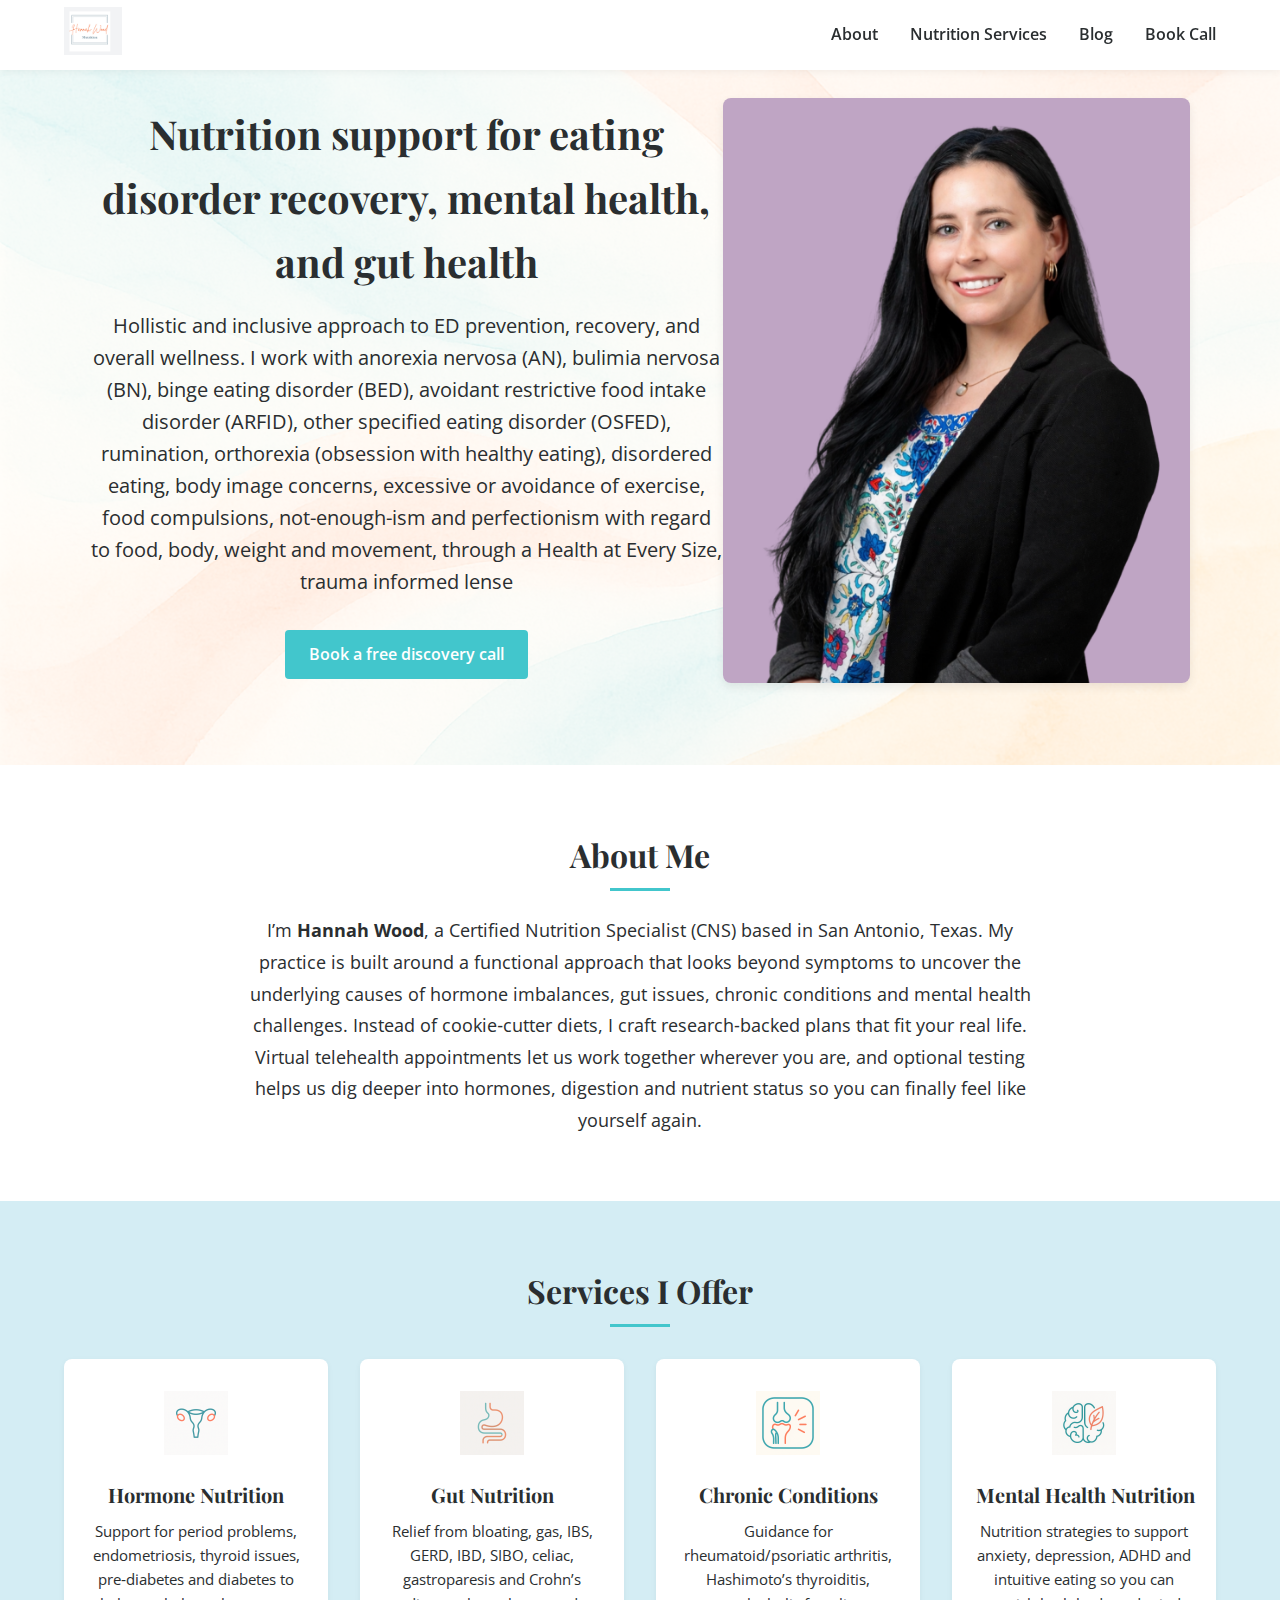
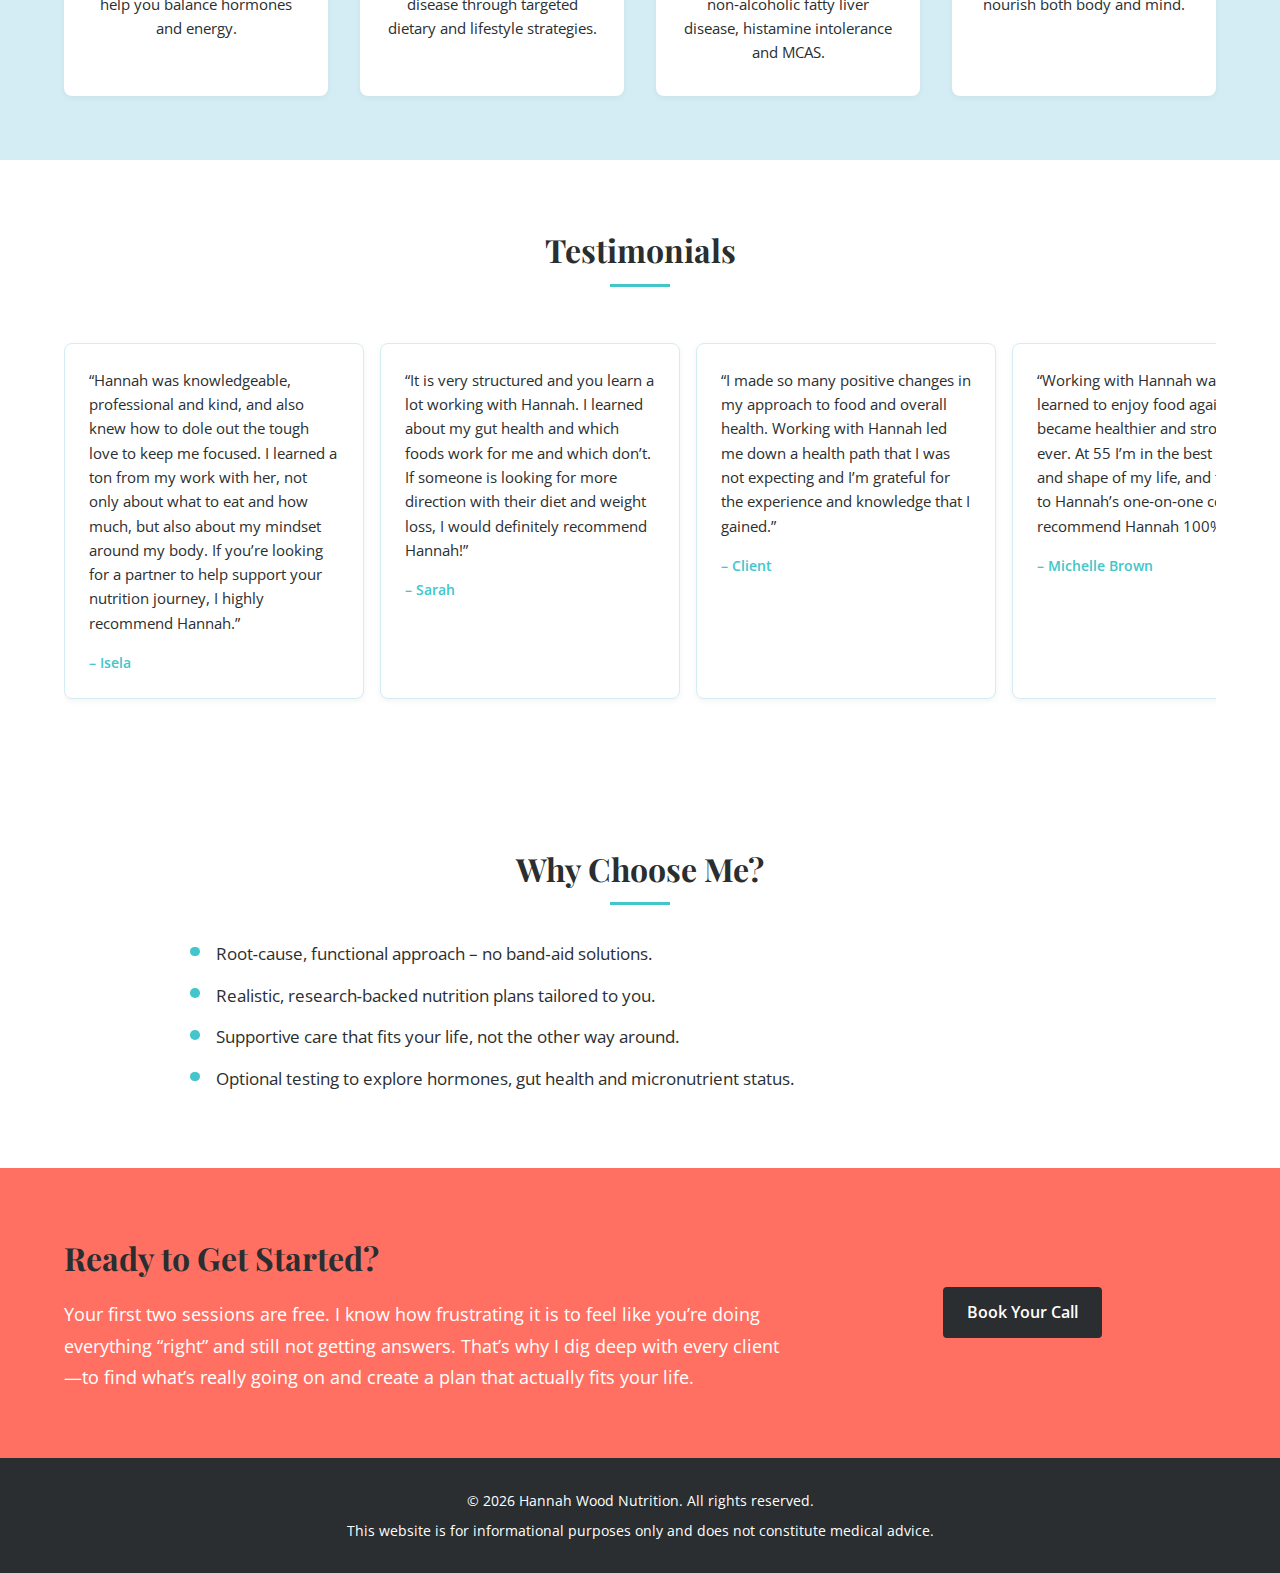
<file: index.html>
<!DOCTYPE html>
<html lang="en">
<head>
  <meta charset="UTF-8" />
  <meta name="viewport" content="width=device-width, initial-scale=1.0" />
  <title>Hannah Wood Nutrition&nbsp;| Functional Nutritionist</title>
  <!-- Google fonts for elegant typography -->
  <link
    href="https://fonts.googleapis.com/css2?family=Playfair+Display:wght@400;700&family=Open+Sans:wght@300;400;600&display=swap"
    rel="stylesheet"
  />
  <link rel="stylesheet" href="styles.css" />
</head>
<body>
  <!-- Navigation header -->
  <header class="header" id="top">
    <div class="container header__inner">
      <a href="#top" class="logo">
        <img src="images/logo.png" alt="Hannah Wood Nutrition logo" />
      </a>
      <nav class="nav" id="nav">
        <ul class="nav__list">
          <li class="nav__item"><a href="#about">About</a></li>
          <li class="nav__item"><a href="support.html">Nutrition&nbsp;Services</a></li>
          <li class="nav__item"><a href="blog.html">Blog</a></li>
          <li class="nav__item"><a href="#cta">Book&nbsp;Call</a></li>
        </ul>
      </nav>
      <!-- Mobile navigation toggle -->
      <button class="nav-toggle" id="nav-toggle" aria-label="Toggle navigation">
        <span class="nav-toggle__bar"></span>
        <span class="nav-toggle__bar"></span>
        <span class="nav-toggle__bar"></span>
      </button>
    </div>
  </header>

  <main>
    <!-- Hero section -->
    <section class="hero" id="hero">
      <div class="hero__overlay"></div>
      <div class="hero__content container">
        <div class="hero__text">
          <h1 class="hero__title">Nutrition support for eating disorder recovery, mental health, and gut health</h1>
          <!-- Refine subtitle: center aligned and focused on women -->
          <p class="hero__subtitle">Hollistic and inclusive approach to ED prevention, recovery, and overall wellness. 
            I work with  anorexia nervosa (AN), bulimia nervosa (BN), binge eating disorder (BED), avoidant restrictive food intake disorder (ARFID), other specified eating disorder (OSFED), 
            rumination, orthorexia (obsession with healthy eating), disordered eating, body image concerns, excessive or avoidance of exercise, food compulsions, not-enough-ism and perfectionism 
            with regard to food, body, weight and movement, through a Health at Every Size, trauma informed lense </p>
          <a
            href="https://hannahwoodnutrition.practicebetter.io/#/6362a232ac237a7926fe30b0/bookings?s=64500a34ff66b4f664c293f4"
            class="btn btn--primary"
            >Book a free discovery call</a
          >
        </div>
        <div class="hero__person">
          <!-- Use a real person with transparent background instead of an illustration -->
          <img src="Untitled design (31).png" alt="Hannah Wood" />
        </div>
      </div>
    </section>

    <!-- About section -->
    <section class="about" id="about">
      <div class="container about__inner">
        <h2 class="section__title">About Me</h2>
        <p class="about__text">
          I’m <strong>Hannah&nbsp;Wood</strong>, a Certified Nutrition Specialist (CNS) based in San&nbsp;Antonio,
          Texas. My practice is built around a functional approach that looks beyond symptoms to
          uncover the underlying causes of hormone imbalances, gut issues, chronic conditions and
          mental health challenges. Instead of cookie‑cutter diets, I craft research‑backed plans that
          fit your real life. Virtual telehealth appointments let us work together wherever you are,
          and optional testing helps us dig deeper into hormones, digestion and nutrient status so
          you can finally feel like yourself again.
        </p>
      </div>
    </section>

    <!-- Services section -->
    <section class="services" id="services">
      <div class="container">
        <h2 class="section__title">Services I Offer</h2>
        <div class="services__grid">
          <article class="service">
            <img src="images/hormone.png" alt="Hormone nutrition icon" class="service__icon" />
            <h3 class="service__title">Hormone Nutrition</h3>
            <p class="service__description">
              Support for period problems, endometriosis, thyroid issues, pre‑diabetes and diabetes to
              help you balance hormones and energy.
            </p>
          </article>
          <article class="service">
            <img src="images/gut.png" alt="Gut nutrition icon" class="service__icon" />
            <h3 class="service__title">Gut Nutrition</h3>
            <p class="service__description">
              Relief from bloating, gas, IBS, GERD, IBD, SIBO, celiac, gastroparesis and Crohn’s
              disease through targeted dietary and lifestyle strategies.
            </p>
          </article>
          <article class="service">
            <img src="images/chronic.png" alt="Chronic conditions icon" class="service__icon" />
            <h3 class="service__title">Chronic Conditions</h3>
            <p class="service__description">
              Guidance for rheumatoid/psoriatic arthritis, Hashimoto’s thyroiditis, non‑alcoholic
              fatty liver disease, histamine intolerance and MCAS.
            </p>
          </article>
          <article class="service">
            <img src="images/mental.png" alt="Mental health nutrition icon" class="service__icon" />
            <h3 class="service__title">Mental&nbsp;Health&nbsp;Nutrition</h3>
            <p class="service__description">
              Nutrition strategies to support anxiety, depression, ADHD and intuitive eating so you
              can nourish both body and mind.
            </p>
          </article>
        </div>
      </div>
    </section>

    <!-- Testimonials section -->
    <section class="testimonials" id="testimonials">
      <div class="container">
        <h2 class="section__title">Testimonials</h2>
        <div class="testimonials__slider">
          <div class="testimonial">
            <p class="testimonial__text">
              “Hannah was knowledgeable, professional and kind, and also knew how to dole out the
              tough love to keep me focused. I learned a ton from my work with her, not only
              about what to eat and how much, but also about my mindset around my body. If you’re
              looking for a partner to help support your nutrition journey, I highly recommend
              Hannah.”
            </p>
            <p class="testimonial__author">&ndash; Isela</p>
          </div>
          <div class="testimonial">
            <p class="testimonial__text">
              “It is very structured and you learn a lot working with Hannah. I learned about my
              gut health and which foods work for me and which don’t. If someone is looking for
              more direction with their diet and weight loss, I would definitely recommend
              Hannah!”
            </p>
            <p class="testimonial__author">&ndash; Sarah</p>
          </div>
          <div class="testimonial">
            <p class="testimonial__text">
              “I made so many positive changes in my approach to food and overall health. Working
              with Hannah led me down a health path that I was not expecting and I’m grateful for
              the experience and knowledge that I gained.”
            </p>
            <p class="testimonial__author">&ndash; Client</p>
          </div>
          <div class="testimonial">
            <p class="testimonial__text">
              “Working with Hannah was a joy! I learned to enjoy food again and became healthier
              and stronger than ever. At 55 I’m in the best health and shape of my life, and this
              is due to Hannah’s one‑on‑one coaching. I recommend Hannah 100%.”
            </p>
            <p class="testimonial__author">&ndash; Michelle&nbsp;Brown</p>
          </div>
        </div>
      </div>
    </section>

    <!-- Why choose me section -->
    <section class="choose" id="choose">
      <div class="container choose__inner">
        <h2 class="section__title">Why Choose Me?</h2>
        <ul class="choose__list">
          <li>Root‑cause, functional approach – no band‑aid solutions.</li>
          <li>Realistic, research‑backed nutrition plans tailored to you.</li>
          <li>Supportive care that fits your life, not the other way around.</li>
          <li>Optional testing to explore hormones, gut health and micronutrient status.</li>
        </ul>
      </div>
    </section>

    <!-- Call‑to‑action section -->
    <section class="cta" id="cta">
      <div class="container cta__inner">
        <div class="cta__text">
          <h2 class="cta__title">Ready to Get Started?</h2>
          <p class="cta__description">
            Your first two sessions are free. I know how frustrating it is to feel like you’re doing
            everything “right” and still not getting answers. That’s why I dig deep with every
            client—to find what’s really going on and create a plan that actually fits your life.
          </p>
        </div>
        <div class="cta__actions">
          <a
            href="https://hannahwoodnutrition.practicebetter.io/#/6362a232ac237a7926fe30b0/bookings?s=64500a34ff66b4f664c293f4"
            class="btn btn--secondary"
            >Book Your Call</a
          >
        </div>
      </div>
    </section>
  </main>

  <footer class="footer">
    <div class="container footer__inner">
      <p>&copy; <span id="year"></span> Hannah&nbsp;Wood&nbsp;Nutrition. All rights reserved.</p>
      <p>
        This website is for informational purposes only and does not constitute medical advice.
      </p>
    </div>
  </footer>

  <script src="script.js"></script>
</body>
</html>
</file>
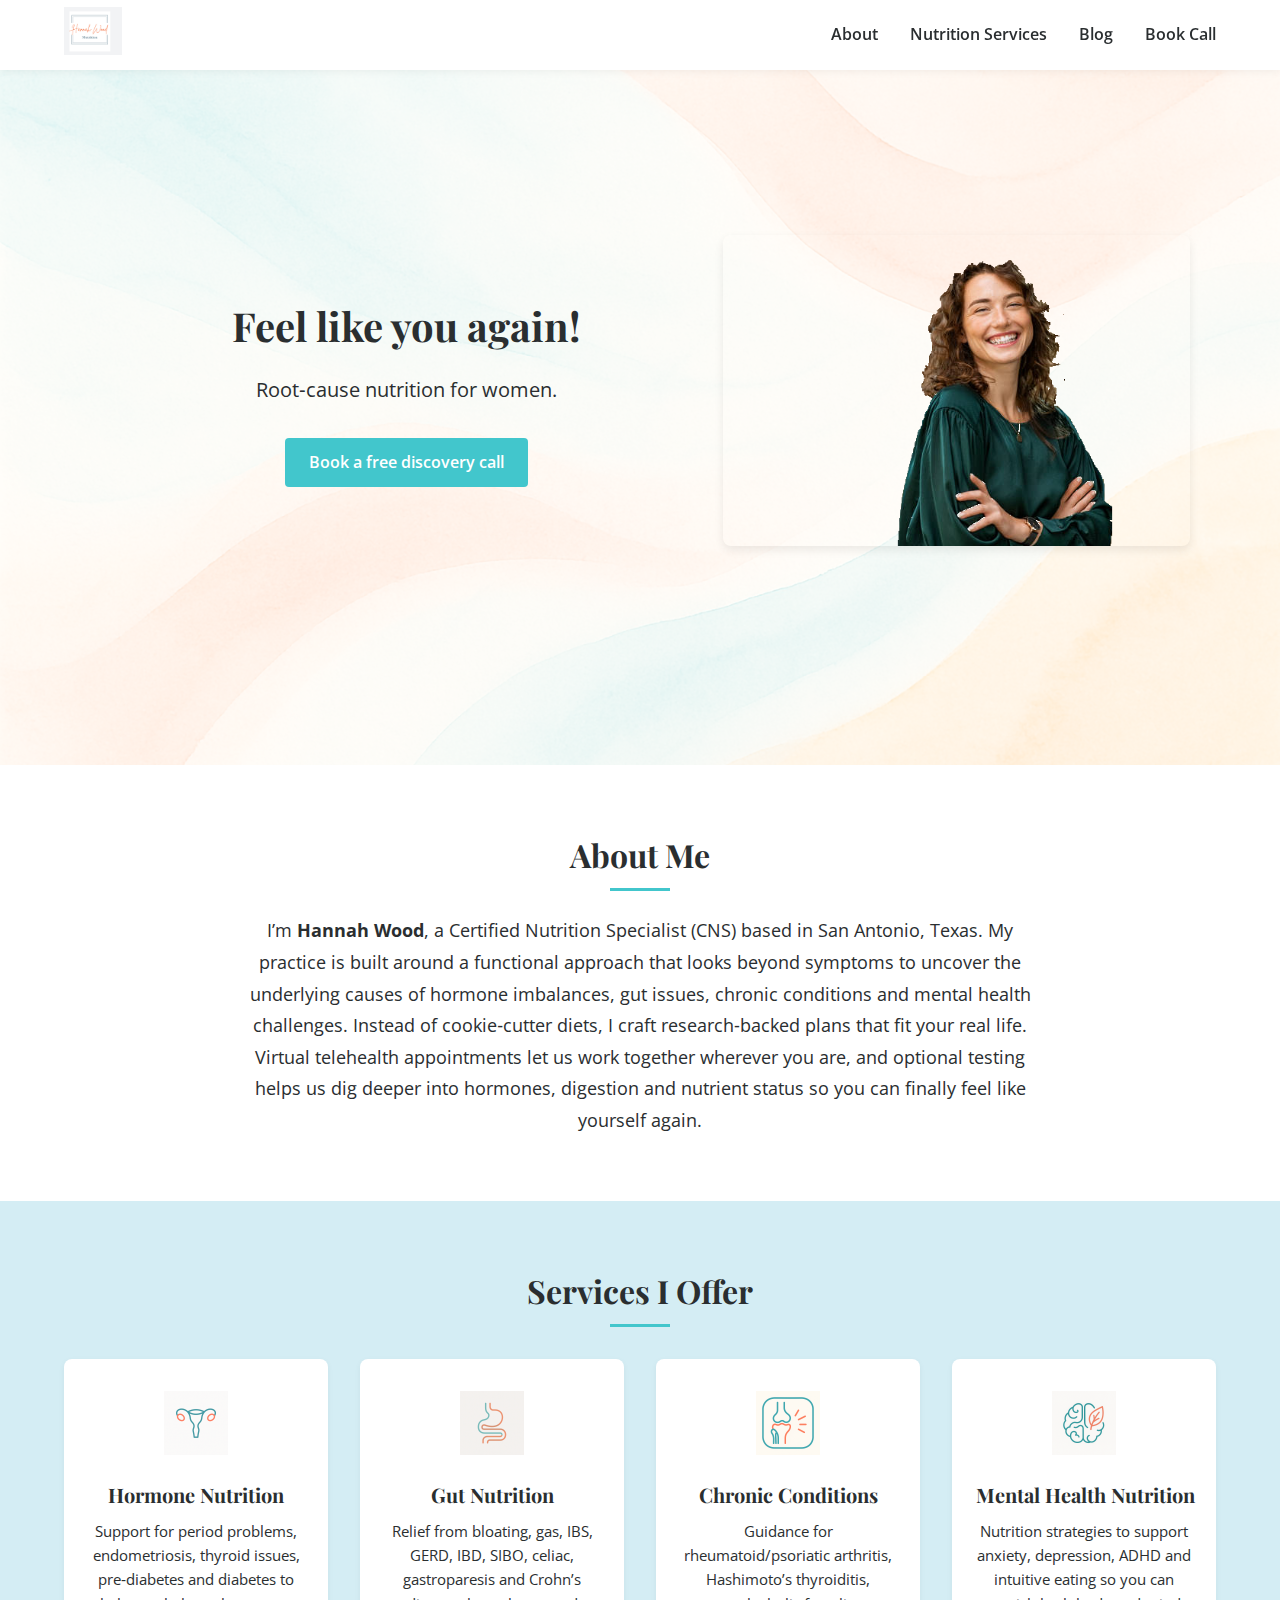
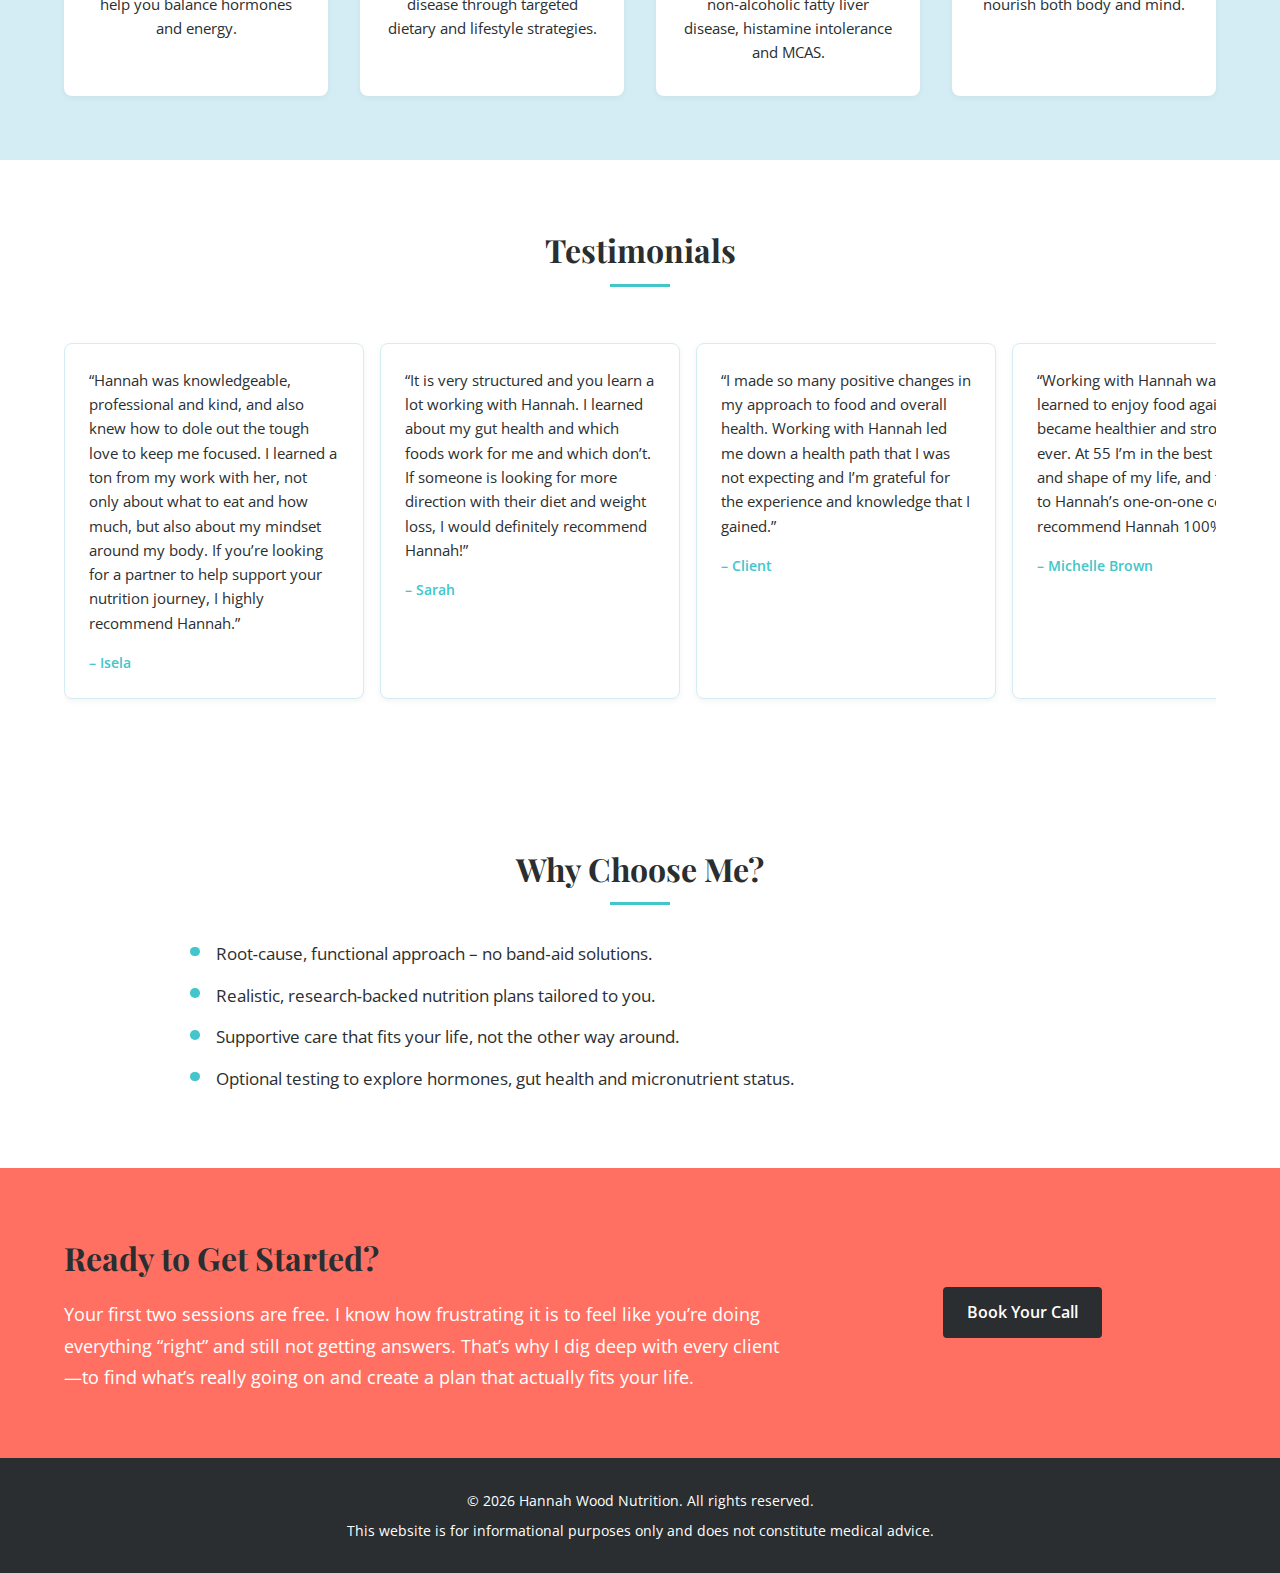
<file: website_final_v7/index.html>
<!DOCTYPE html>
<html lang="en">
<head>
  <meta charset="UTF-8" />
  <meta name="viewport" content="width=device-width, initial-scale=1.0" />
  <title>Hannah Wood Nutrition&nbsp;| Functional Nutritionist</title>
  <!-- Google fonts for elegant typography -->
  <link
    href="https://fonts.googleapis.com/css2?family=Playfair+Display:wght@400;700&family=Open+Sans:wght@300;400;600&display=swap"
    rel="stylesheet"
  />
  <link rel="stylesheet" href="styles.css" />
</head>
<body>
  <!-- Navigation header -->
  <header class="header" id="top">
    <div class="container header__inner">
      <a href="#top" class="logo">
        <img src="images/logo.png" alt="Hannah Wood Nutrition logo" />
      </a>
      <nav class="nav" id="nav">
        <ul class="nav__list">
          <li class="nav__item"><a href="#about">About</a></li>
          <li class="nav__item"><a href="support.html">Nutrition&nbsp;Services</a></li>
          <li class="nav__item"><a href="blog.html">Blog</a></li>
          <li class="nav__item"><a href="#cta">Book&nbsp;Call</a></li>
        </ul>
      </nav>
      <!-- Mobile navigation toggle -->
      <button class="nav-toggle" id="nav-toggle" aria-label="Toggle navigation">
        <span class="nav-toggle__bar"></span>
        <span class="nav-toggle__bar"></span>
        <span class="nav-toggle__bar"></span>
      </button>
    </div>
  </header>

  <main>
    <!-- Hero section -->
    <section class="hero" id="hero">
      <div class="hero__overlay"></div>
      <div class="hero__content container">
        <div class="hero__text">
          <h1 class="hero__title">Feel like you again!</h1>
          <!-- Refine subtitle: center aligned and focused on women -->
          <p class="hero__subtitle">Root‑cause nutrition for women.</p>
          <a
            href="https://hannahwoodnutrition.practicebetter.io/#/6362a232ac237a7926fe30b0/bookings?s=64500a34ff66b4f664c293f4"
            class="btn btn--primary"
            >Book a free discovery call</a
          >
        </div>
        <div class="hero__person">
          <!-- Use a real person with transparent background instead of an illustration -->
          <img src="images/hero_person_real.png" alt="Happy client" />
        </div>
      </div>
    </section>

    <!-- About section -->
    <section class="about" id="about">
      <div class="container about__inner">
        <h2 class="section__title">About Me</h2>
        <p class="about__text">
          I’m <strong>Hannah&nbsp;Wood</strong>, a Certified Nutrition Specialist (CNS) based in San&nbsp;Antonio,
          Texas. My practice is built around a functional approach that looks beyond symptoms to
          uncover the underlying causes of hormone imbalances, gut issues, chronic conditions and
          mental health challenges. Instead of cookie‑cutter diets, I craft research‑backed plans that
          fit your real life. Virtual telehealth appointments let us work together wherever you are,
          and optional testing helps us dig deeper into hormones, digestion and nutrient status so
          you can finally feel like yourself again.
        </p>
      </div>
    </section>

    <!-- Services section -->
    <section class="services" id="services">
      <div class="container">
        <h2 class="section__title">Services I Offer</h2>
        <div class="services__grid">
          <article class="service">
            <img src="images/hormone.png" alt="Hormone nutrition icon" class="service__icon" />
            <h3 class="service__title">Hormone Nutrition</h3>
            <p class="service__description">
              Support for period problems, endometriosis, thyroid issues, pre‑diabetes and diabetes to
              help you balance hormones and energy.
            </p>
          </article>
          <article class="service">
            <img src="images/gut.png" alt="Gut nutrition icon" class="service__icon" />
            <h3 class="service__title">Gut Nutrition</h3>
            <p class="service__description">
              Relief from bloating, gas, IBS, GERD, IBD, SIBO, celiac, gastroparesis and Crohn’s
              disease through targeted dietary and lifestyle strategies.
            </p>
          </article>
          <article class="service">
            <img src="images/chronic.png" alt="Chronic conditions icon" class="service__icon" />
            <h3 class="service__title">Chronic Conditions</h3>
            <p class="service__description">
              Guidance for rheumatoid/psoriatic arthritis, Hashimoto’s thyroiditis, non‑alcoholic
              fatty liver disease, histamine intolerance and MCAS.
            </p>
          </article>
          <article class="service">
            <img src="images/mental.png" alt="Mental health nutrition icon" class="service__icon" />
            <h3 class="service__title">Mental&nbsp;Health&nbsp;Nutrition</h3>
            <p class="service__description">
              Nutrition strategies to support anxiety, depression, ADHD and intuitive eating so you
              can nourish both body and mind.
            </p>
          </article>
        </div>
      </div>
    </section>

    <!-- Testimonials section -->
    <section class="testimonials" id="testimonials">
      <div class="container">
        <h2 class="section__title">Testimonials</h2>
        <div class="testimonials__slider">
          <div class="testimonial">
            <p class="testimonial__text">
              “Hannah was knowledgeable, professional and kind, and also knew how to dole out the
              tough love to keep me focused. I learned a ton from my work with her, not only
              about what to eat and how much, but also about my mindset around my body. If you’re
              looking for a partner to help support your nutrition journey, I highly recommend
              Hannah.”
            </p>
            <p class="testimonial__author">&ndash; Isela</p>
          </div>
          <div class="testimonial">
            <p class="testimonial__text">
              “It is very structured and you learn a lot working with Hannah. I learned about my
              gut health and which foods work for me and which don’t. If someone is looking for
              more direction with their diet and weight loss, I would definitely recommend
              Hannah!”
            </p>
            <p class="testimonial__author">&ndash; Sarah</p>
          </div>
          <div class="testimonial">
            <p class="testimonial__text">
              “I made so many positive changes in my approach to food and overall health. Working
              with Hannah led me down a health path that I was not expecting and I’m grateful for
              the experience and knowledge that I gained.”
            </p>
            <p class="testimonial__author">&ndash; Client</p>
          </div>
          <div class="testimonial">
            <p class="testimonial__text">
              “Working with Hannah was a joy! I learned to enjoy food again and became healthier
              and stronger than ever. At 55 I’m in the best health and shape of my life, and this
              is due to Hannah’s one‑on‑one coaching. I recommend Hannah 100%.”
            </p>
            <p class="testimonial__author">&ndash; Michelle&nbsp;Brown</p>
          </div>
        </div>
      </div>
    </section>

    <!-- Why choose me section -->
    <section class="choose" id="choose">
      <div class="container choose__inner">
        <h2 class="section__title">Why Choose Me?</h2>
        <ul class="choose__list">
          <li>Root‑cause, functional approach – no band‑aid solutions.</li>
          <li>Realistic, research‑backed nutrition plans tailored to you.</li>
          <li>Supportive care that fits your life, not the other way around.</li>
          <li>Optional testing to explore hormones, gut health and micronutrient status.</li>
        </ul>
      </div>
    </section>

    <!-- Call‑to‑action section -->
    <section class="cta" id="cta">
      <div class="container cta__inner">
        <div class="cta__text">
          <h2 class="cta__title">Ready to Get Started?</h2>
          <p class="cta__description">
            Your first two sessions are free. I know how frustrating it is to feel like you’re doing
            everything “right” and still not getting answers. That’s why I dig deep with every
            client—to find what’s really going on and create a plan that actually fits your life.
          </p>
        </div>
        <div class="cta__actions">
          <a
            href="https://hannahwoodnutrition.practicebetter.io/#/6362a232ac237a7926fe30b0/bookings?s=64500a34ff66b4f664c293f4"
            class="btn btn--secondary"
            >Book Your Call</a
          >
        </div>
      </div>
    </section>
  </main>

  <footer class="footer">
    <div class="container footer__inner">
      <p>&copy; <span id="year"></span> Hannah&nbsp;Wood&nbsp;Nutrition. All rights reserved.</p>
      <p>
        This website is for informational purposes only and does not constitute medical advice.
      </p>
    </div>
  </footer>

  <script src="script.js"></script>
</body>
</html>
</file>
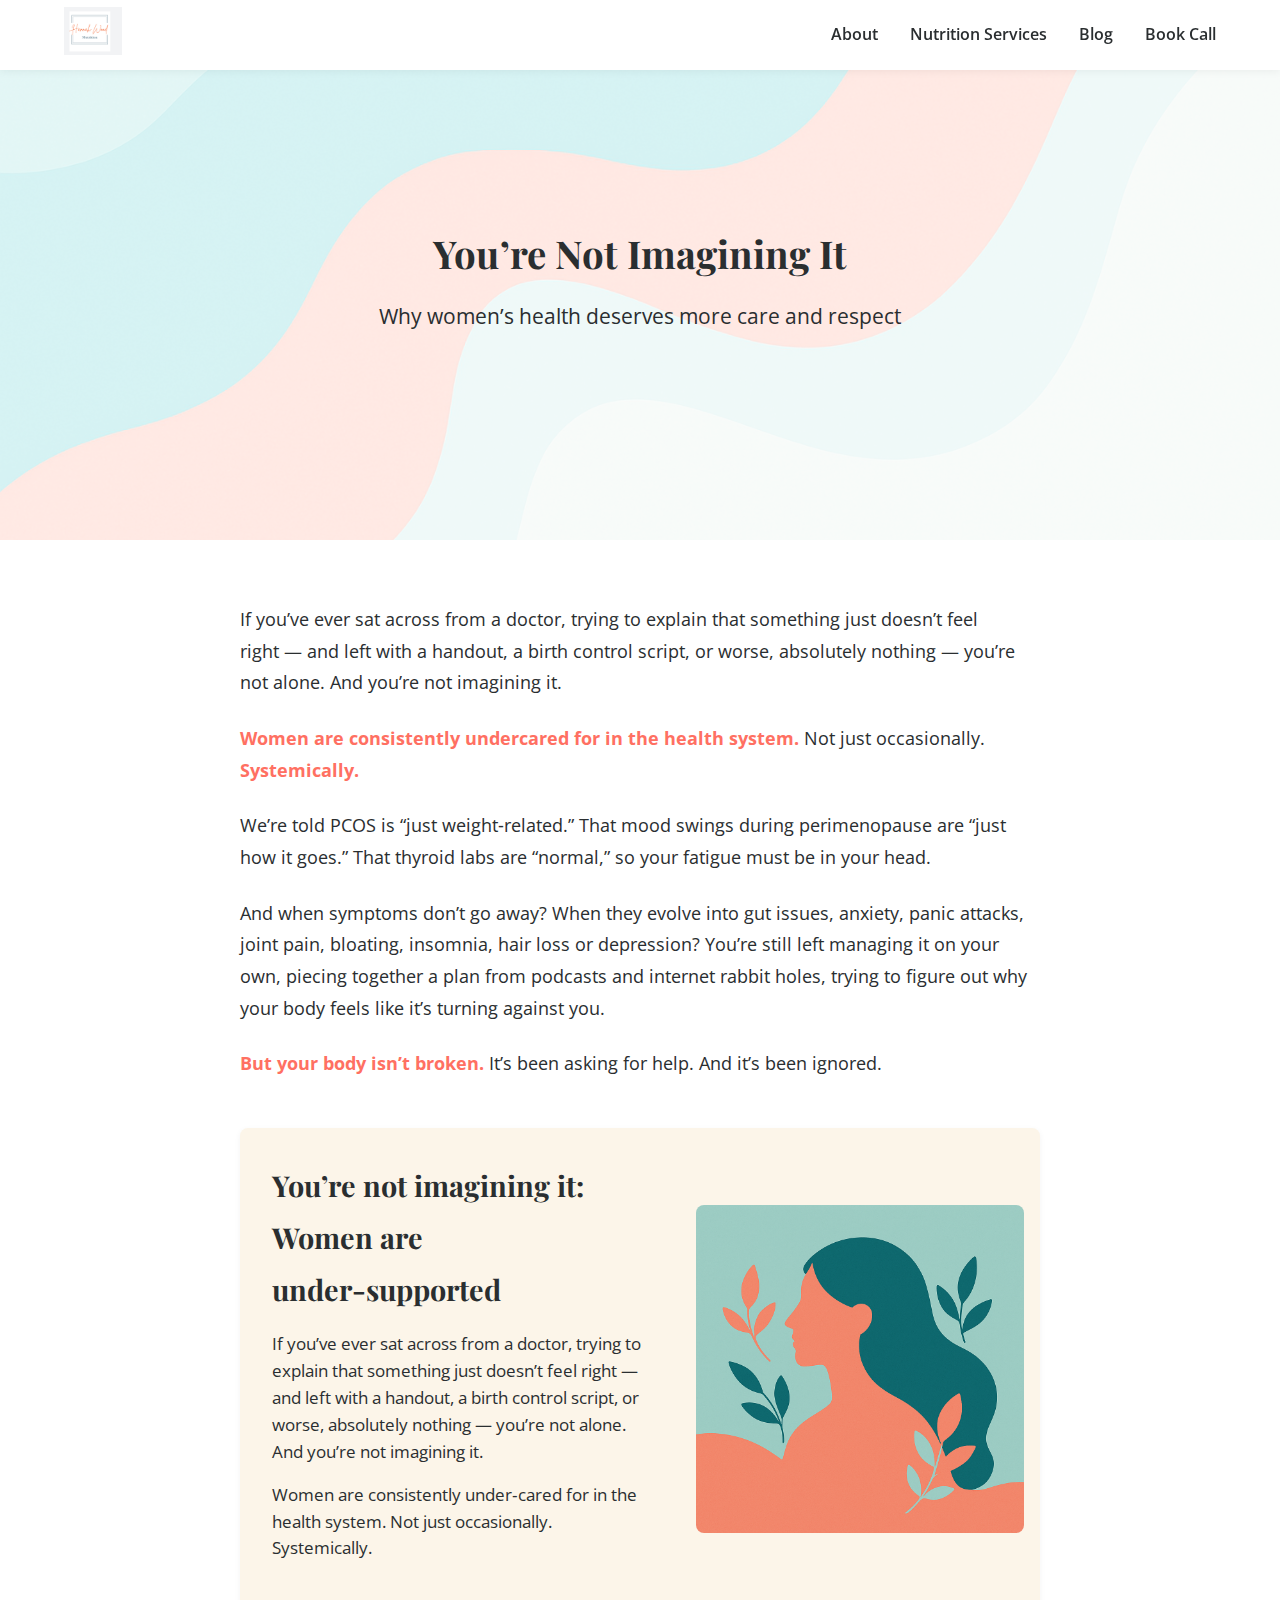
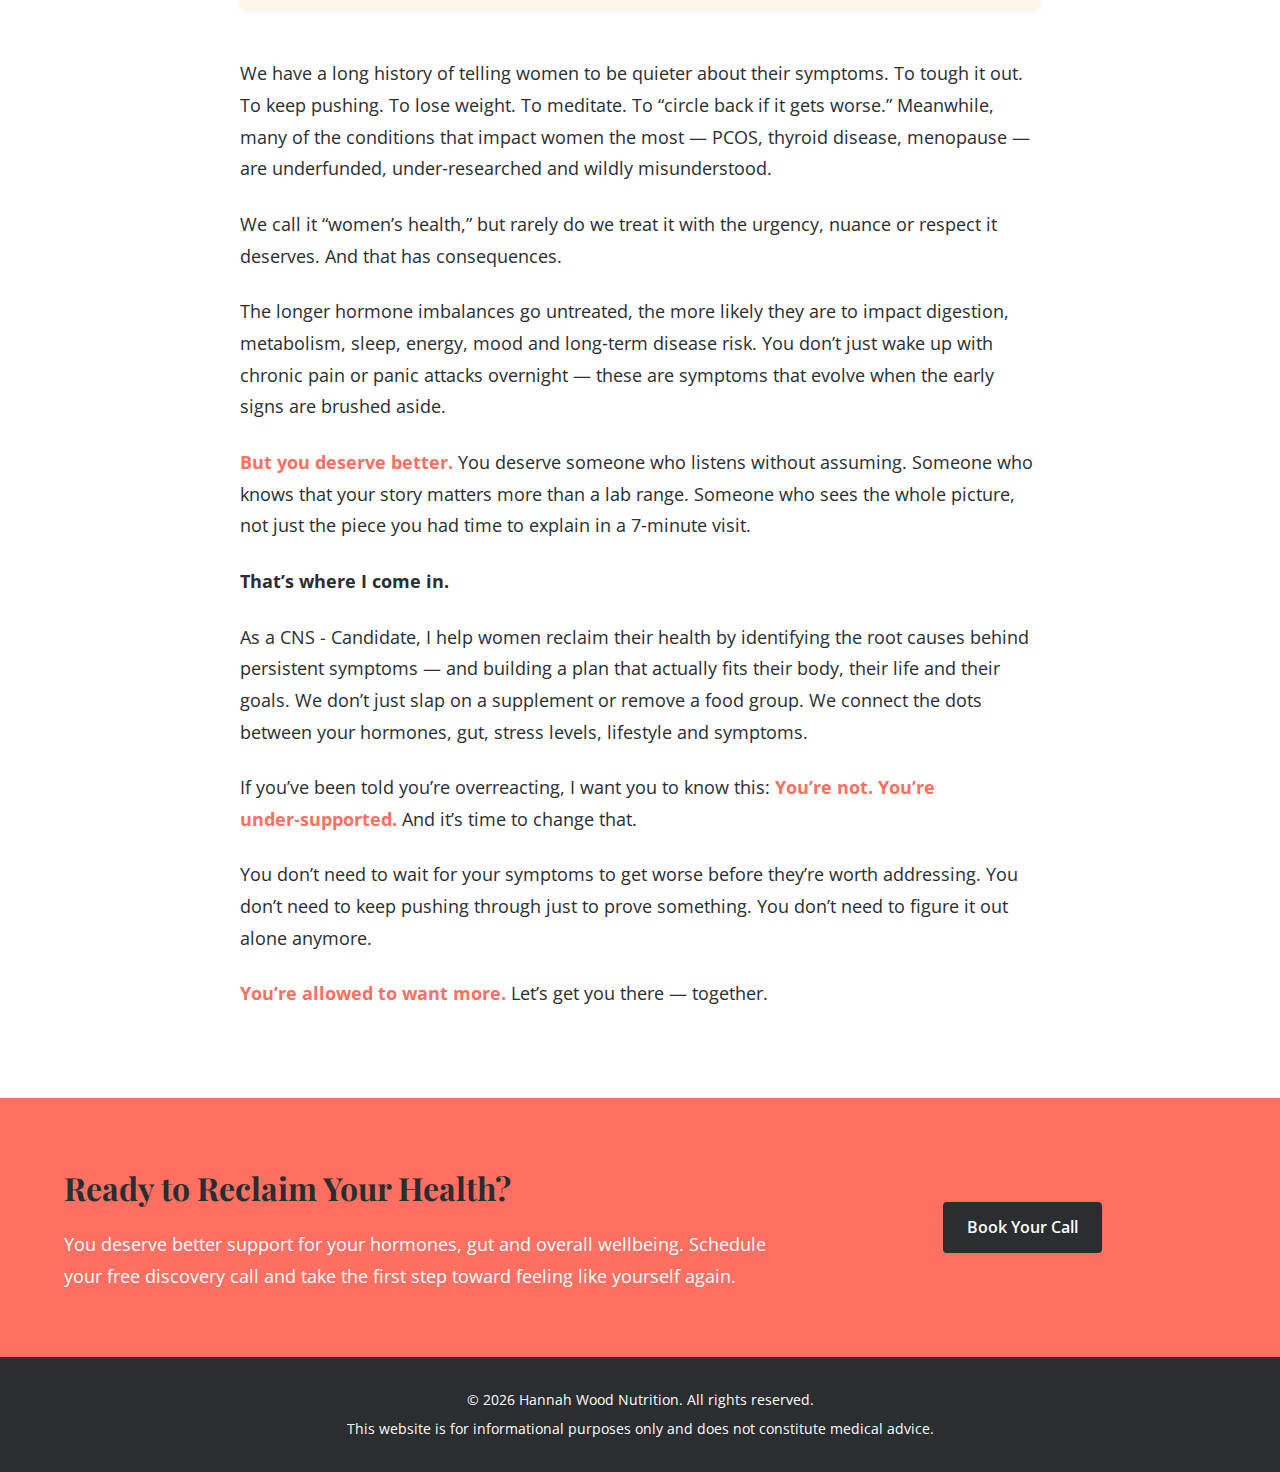
<file: blog.html>
<!DOCTYPE html>
<html lang="en">
<head>
  <meta charset="UTF-8" />
  <meta name="viewport" content="width=device-width, initial-scale=1.0" />
  <title>You’re Not Imagining It&nbsp;| Hannah&nbsp;Wood Nutrition</title>
  <!-- Google fonts -->
  <link
    href="https://fonts.googleapis.com/css2?family=Playfair+Display:wght@400;700&family=Open+Sans:wght@300;400;600&display=swap"
    rel="stylesheet"
  />
  <link rel="stylesheet" href="styles.css" />
</head>
<body>
  <!-- Shared header -->
  <header class="header">
    <div class="container header__inner">
      <a href="index.html" class="logo">
        <img src="images/logo.png" alt="Hannah Wood Nutrition logo" />
      </a>
      <nav class="nav">
        <ul class="nav__list">
          <li class="nav__item"><a href="index.html#about">About</a></li>
          <li class="nav__item"><a href="support.html">Nutrition&nbsp;Services</a></li>
          <li class="nav__item"><a href="blog.html">Blog</a></li>
          <li class="nav__item"><a href="index.html#cta">Book&nbsp;Call</a></li>
        </ul>
      </nav>
      <button class="nav-toggle" id="nav-toggle" aria-label="Toggle navigation">
        <span class="nav-toggle__bar"></span>
        <span class="nav-toggle__bar"></span>
        <span class="nav-toggle__bar"></span>
      </button>
    </div>
  </header>

  <main>
    <!-- Blog hero -->
    <section class="blog-hero">
      <div class="blog-hero__overlay"></div>
      <div class="blog-hero__content container">
        <h1 class="blog-hero__title">You’re Not Imagining It</h1>
        <p class="blog-hero__subtitle">Why women’s health deserves more care and respect</p>
      </div>
    </section>

    <!-- Blog article content -->
    <section class="blog">
      <div class="container blog__content">
        <p>If you’ve ever sat across from a doctor, trying to explain that something just doesn’t feel right&nbsp;— and left with a handout, a birth control script, or worse, absolutely nothing&nbsp;— you’re not alone. And you’re not imagining it.</p>
        <p><span class="highlight-text">Women are consistently undercared for in the health system.</span> Not just occasionally. <span class="highlight-text">Systemically.</span></p>
        <p>We’re told PCOS is “just weight‑related.” That mood swings during perimenopause are “just how it goes.” That thyroid labs are “normal,” so your fatigue must be in your head.</p>
        <p>And when symptoms don’t go away? When they evolve into gut issues, anxiety, panic attacks, joint pain, bloating, insomnia, hair loss or depression? You’re still left managing it on your own, piecing together a plan from podcasts and internet rabbit holes, trying to figure out why your body feels like it’s turning against you.</p>
        <p><strong class="highlight-text">But your body isn’t broken.</strong> It’s been asking for help. And it’s been ignored.</p>
        <!-- Highlight card replicating the original illustrated layout -->
        <div class="blog-highlight">
          <div class="blog-highlight__text">
            <h2 class="blog-highlight__title">You’re not imagining it: Women are under‑supported</h2>
            <p>
              If you’ve ever sat across from a doctor, trying to explain that something just doesn’t feel right —
              and left with a handout, a birth control script, or worse, absolutely nothing — you’re not
              alone. And you’re not imagining it.
            </p>
            <p>
              Women are consistently under‑cared for in the health system. Not just occasionally.
              Systemically.
            </p>
          </div>
          <div class="blog-highlight__image">
            <img src="images/blog_highlight.png" alt="Illustration of woman with leaves representing wellness" />
          </div>
        </div>
        <p>We have a long history of telling women to be quieter about their symptoms. To tough it out. To keep pushing. To lose weight. To meditate. To “circle back if it gets worse.” Meanwhile, many of the conditions that impact women the most&nbsp;— PCOS, thyroid disease, menopause&nbsp;— are underfunded, under‑researched and wildly misunderstood.</p>
        <p>We call it “women’s health,” but rarely do we treat it with the urgency, nuance or respect it deserves. And that has consequences.</p>
        <p>The longer hormone imbalances go untreated, the more likely they are to impact digestion, metabolism, sleep, energy, mood and long‑term disease risk. You don’t just wake up with chronic pain or panic attacks overnight&nbsp;— these are symptoms that evolve when the early signs are brushed aside.</p>
        <p><span class="highlight-text">But you deserve better.</span> You deserve someone who listens without assuming. Someone who knows that your story matters more than a lab range. Someone who sees the whole picture, not just the piece you had time to explain in a 7‑minute visit.</p>
        <p><strong>That’s where I come in.</strong></p>
        <p>As a CNS&nbsp;-&nbsp;Candidate, I help women reclaim their health by identifying the root causes behind persistent symptoms&nbsp;— and building a plan that actually fits their body, their life and their goals. We don’t just slap on a supplement or remove a food group. We connect the dots between your hormones, gut, stress levels, lifestyle and symptoms.</p>
        <p>If you’ve been told you’re overreacting, I want you to know this: <span class="highlight-text">You’re not. You’re under‑supported.</span> And it’s time to change that.</p>
        <p>You don’t need to wait for your symptoms to get worse before they’re worth addressing. You don’t need to keep pushing through just to prove something. You don’t need to figure it out alone anymore.</p>
        <p><strong class="highlight-text">You’re allowed to want more.</strong> Let’s get you there&nbsp;— together.</p>
      </div>
    </section>

    <!-- Blog CTA -->
    <section class="cta">
      <div class="container cta__inner">
        <div class="cta__text">
          <h2 class="cta__title">Ready to Reclaim Your Health?</h2>
          <p class="cta__description">
            You deserve better support for your hormones, gut and overall wellbeing. Schedule your free discovery
            call and take the first step toward feeling like yourself again.
          </p>
        </div>
        <div class="cta__actions">
          <a
            href="https://hannahwoodnutrition.practicebetter.io/#/6362a232ac237a7926fe30b0/bookings?s=64500a34ff66b4f664c293f4"
            class="btn btn--secondary"
            >Book Your Call</a
          >
        </div>
      </div>
    </section>
  </main>

  <footer class="footer">
    <div class="container footer__inner">
      <p>&copy; <span id="year"></span> Hannah&nbsp;Wood&nbsp;Nutrition. All rights reserved.</p>
      <p>This website is for informational purposes only and does not constitute medical advice.</p>
    </div>
  </footer>

  <script src="script.js"></script>
</body>
</html>
</file>
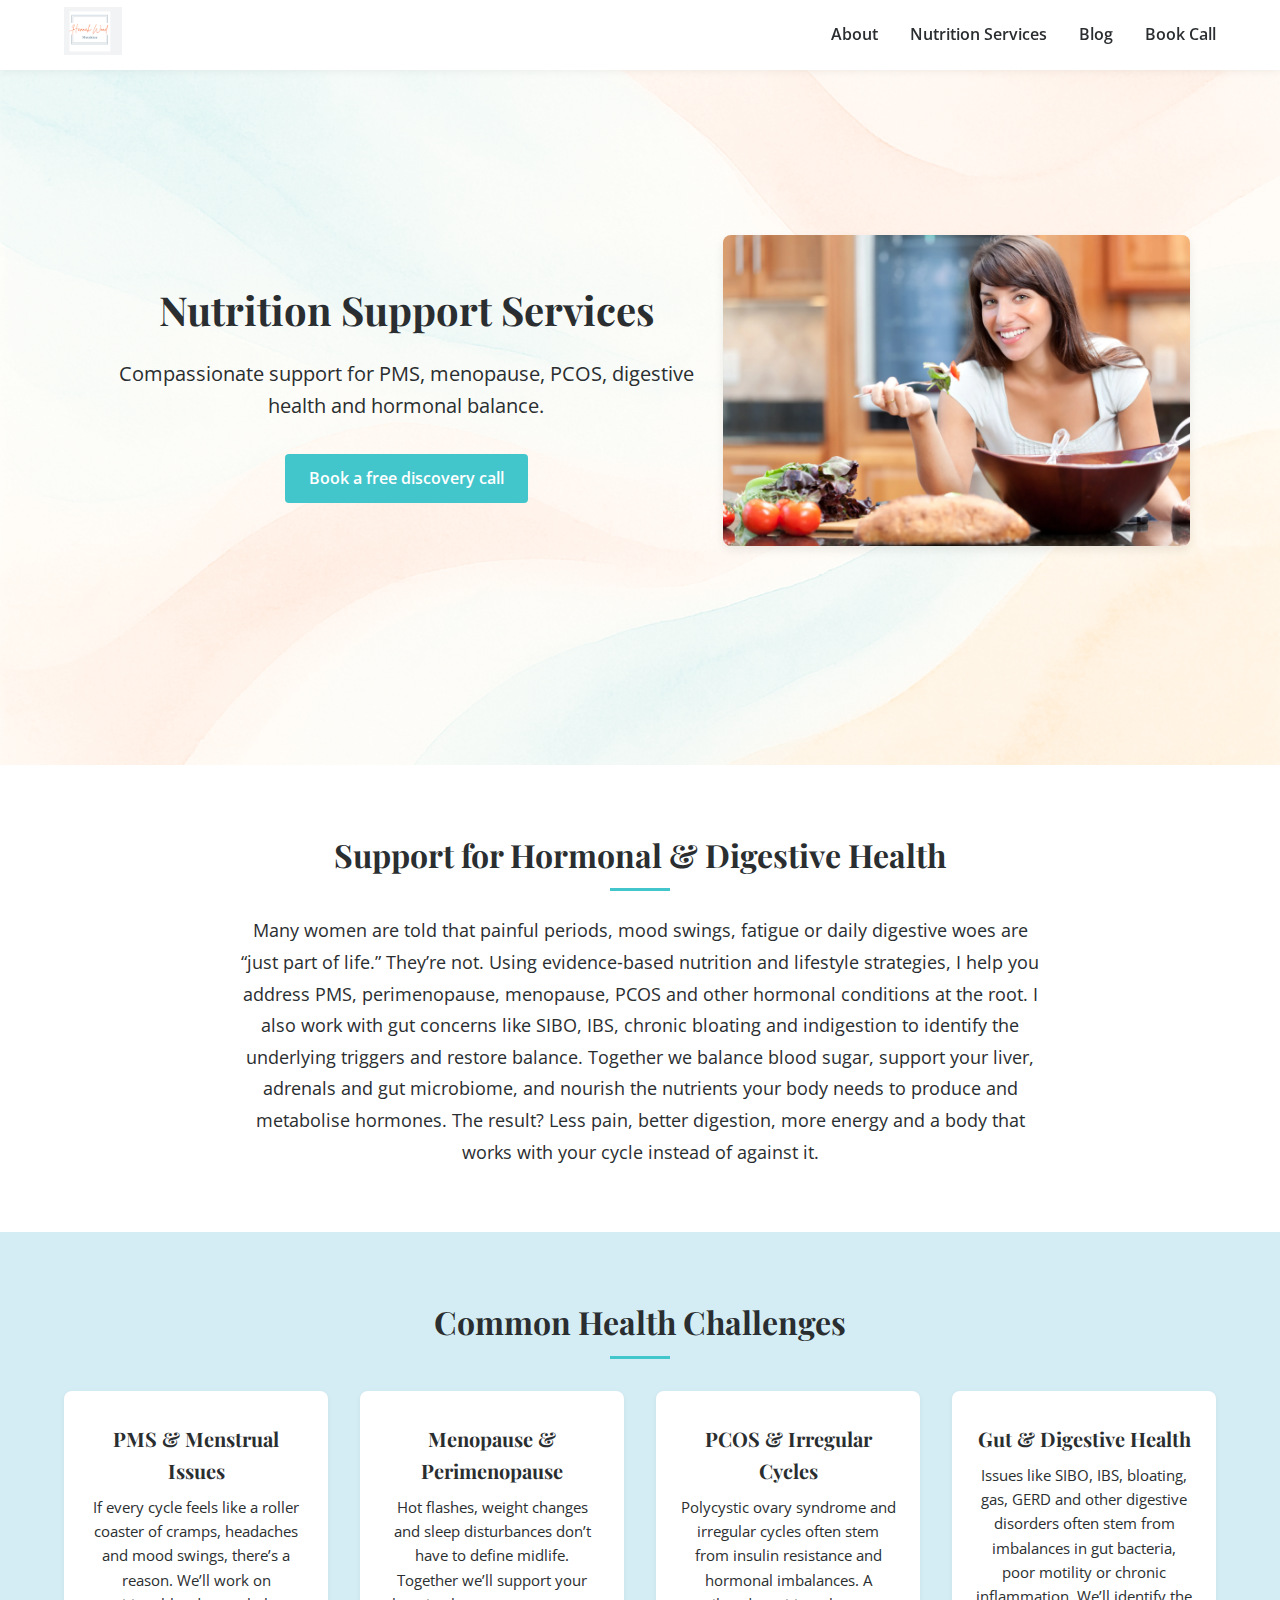
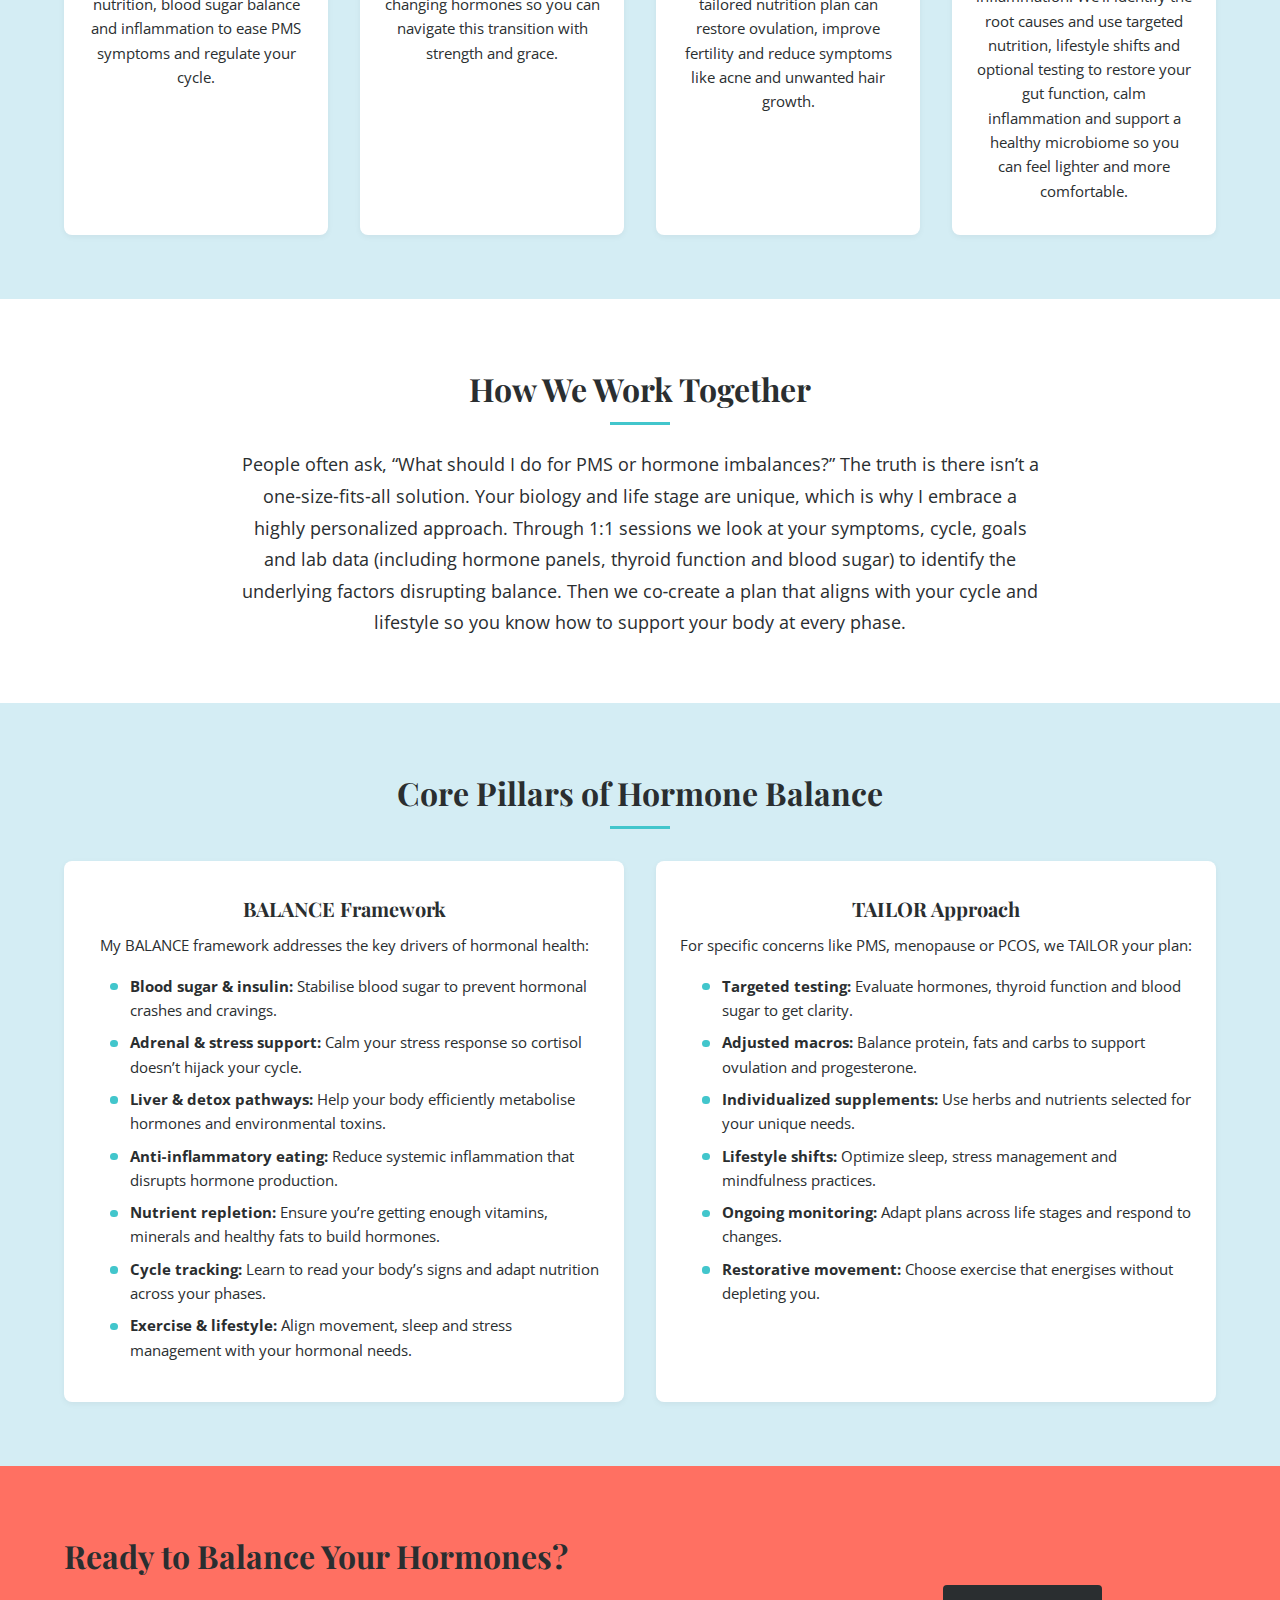
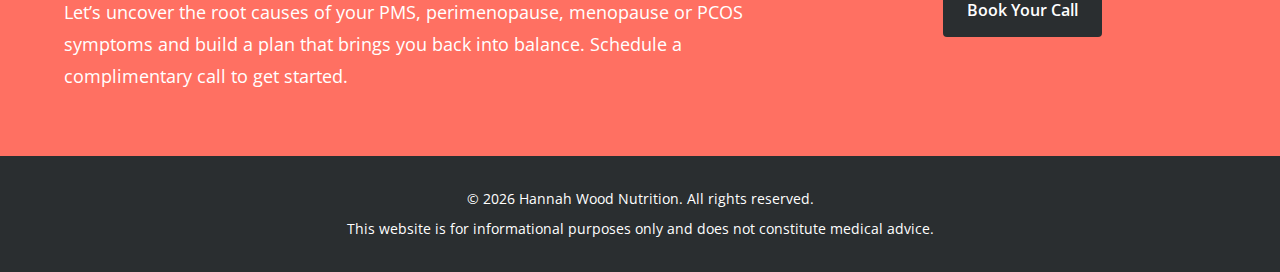
<file: support.html>
<!DOCTYPE html>
<html lang="en">
<head>
  <meta charset="UTF-8" />
  <meta name="viewport" content="width=device-width, initial-scale=1.0" />
  <title>Nutrition Support Services&nbsp;| Hannah&nbsp;Wood Nutrition</title>
  <link
    href="https://fonts.googleapis.com/css2?family=Playfair+Display:wght@400;700&family=Open+Sans:wght@300;400;600&display=swap"
    rel="stylesheet"
  />
  <link rel="stylesheet" href="styles.css" />
</head>
<body>
  <!-- Shared header -->
  <header class="header">
    <div class="container header__inner">
      <a href="index.html" class="logo">
        <img src="images/logo.png" alt="Hannah Wood Nutrition logo" />
      </a>
      <nav class="nav">
        <ul class="nav__list">
          <li class="nav__item"><a href="index.html#about">About</a></li>
          <li class="nav__item"><a href="support.html">Nutrition&nbsp;Services</a></li>
          <li class="nav__item"><a href="blog.html">Blog</a></li>
          <li class="nav__item"><a href="index.html#cta">Book&nbsp;Call</a></li>
        </ul>
      </nav>
      <button class="nav-toggle" id="nav-toggle" aria-label="Toggle navigation">
        <span class="nav-toggle__bar"></span>
        <span class="nav-toggle__bar"></span>
        <span class="nav-toggle__bar"></span>
      </button>
    </div>
  </header>

  <main>
    <!-- Hero -->
    <section class="hero" id="support-hero">
      <div class="hero__overlay"></div>
      <div class="hero__content container">
        <!-- Text column -->
        <div class="hero__text">
          <h1 class="hero__title">Nutrition Support Services</h1>
          <p class="hero__subtitle">Compassionate support for PMS, menopause, PCOS, digestive health and hormonal balance.</p>
          <a
            href="https://hannahwoodnutrition.practicebetter.io/#/6362a232ac237a7926fe30b0/bookings?s=64500a34ff66b4f664c293f4"
            class="btn btn--primary"
            >Book a free discovery call</a
          >
        </div>
        <!-- Image column -->
        <div class="hero__person">
          <img src="images/nutrition_services_photo.png" alt="Woman enjoying a healthy meal" />
        </div>
      </div>
    </section>

    <!-- Felt Sense of Safety -->
    <section class="about support__intro">
      <div class="container about__inner">
        <h2 class="section__title">Support for Hormonal &amp; Digestive Health</h2>
        <p class="about__text">
          Many women are told that painful periods, mood swings, fatigue or daily digestive woes are “just part of
          life.” They’re not. Using evidence‑based nutrition and lifestyle strategies, I help you
          address PMS, perimenopause, menopause, PCOS and other hormonal conditions at the root. I also work with
          gut concerns like SIBO, IBS, chronic bloating and indigestion to identify the underlying triggers and restore balance.
          Together we balance blood sugar, support your liver, adrenals and gut microbiome, and nourish the
          nutrients your body needs to produce and metabolise hormones. The result? Less pain,
          better digestion, more energy and a body that works with your cycle instead of against it.
        </p>
      </div>
    </section>

    <!-- What’s holding you back -->
    <section class="services support__blocks">
      <div class="container">
        <h2 class="section__title">Common Health Challenges</h2>
        <div class="services__grid">
          <article class="service">
            <h3 class="service__title">PMS &amp; Menstrual Issues</h3>
            <p class="service__description">
              If every cycle feels like a roller coaster of cramps, headaches and mood swings,
              there’s a reason. We’ll work on nutrition, blood sugar balance and inflammation to
              ease PMS symptoms and regulate your cycle.
            </p>
          </article>
          <article class="service">
            <h3 class="service__title">Menopause &amp; Perimenopause</h3>
            <p class="service__description">
              Hot flashes, weight changes and sleep disturbances don’t have to define midlife.
              Together we’ll support your changing hormones so you can navigate this transition
              with strength and grace.
            </p>
          </article>
          <article class="service">
            <h3 class="service__title">PCOS &amp; Irregular Cycles</h3>
            <p class="service__description">
              Polycystic ovary syndrome and irregular cycles often stem from insulin resistance
              and hormonal imbalances. A tailored nutrition plan can restore ovulation, improve
              fertility and reduce symptoms like acne and unwanted hair growth.
            </p>
          </article>
        <article class="service">
          <h3 class="service__title">Gut &amp; Digestive Health</h3>
          <p class="service__description">
            Issues like SIBO, IBS, bloating, gas, GERD and other digestive disorders often stem from imbalances in gut bacteria,
            poor motility or chronic inflammation. We’ll identify the root causes and use targeted nutrition,
            lifestyle shifts and optional testing to restore your gut function, calm inflammation and support
            a healthy microbiome so you can feel lighter and more comfortable.
          </p>
        </article>
        </div>
      </div>
    </section>

    <!-- The work section -->
    <section class="about support__work">
      <div class="container about__inner">
        <h2 class="section__title">How We Work Together</h2>
        <p class="about__text">
          People often ask, “What should I do for PMS or hormone imbalances?” The truth is there
          isn’t a one‑size‑fits‑all solution. Your biology and life stage are unique, which is why
          I embrace a highly personalized approach. Through 1:1 sessions we look at your symptoms,
          cycle, goals and lab data (including hormone panels, thyroid function and blood sugar)
          to identify the underlying factors disrupting balance. Then we co‑create a plan that
          aligns with your cycle and lifestyle so you know how to support your body at every phase.
        </p>
      </div>
    </section>

    <!-- Protocols section -->
    <section class="services support__protocols">
      <div class="container">
        <h2 class="section__title">Core Pillars of Hormone Balance</h2>
        <div class="services__grid">
          <article class="service">
            <h3 class="service__title">BALANCE Framework</h3>
            <p class="service__description">
              My BALANCE framework addresses the key drivers of hormonal health:
            </p>
            <ul class="support__list">
              <li><strong>Blood sugar &amp; insulin:</strong> Stabilise blood sugar to prevent hormonal crashes and cravings.</li>
              <li><strong>Adrenal &amp; stress support:</strong> Calm your stress response so cortisol doesn’t hijack your cycle.</li>
              <li><strong>Liver &amp; detox pathways:</strong> Help your body efficiently metabolise hormones and environmental toxins.</li>
              <li><strong>Anti‑inflammatory eating:</strong> Reduce systemic inflammation that disrupts hormone production.</li>
              <li><strong>Nutrient repletion:</strong> Ensure you’re getting enough vitamins, minerals and healthy fats to build hormones.</li>
              <li><strong>Cycle tracking:</strong> Learn to read your body’s signs and adapt nutrition across your phases.</li>
              <li><strong>Exercise &amp; lifestyle:</strong> Align movement, sleep and stress management with your hormonal needs.</li>
            </ul>
          </article>
          <article class="service">
            <h3 class="service__title">TAILOR Approach</h3>
            <p class="service__description">
              For specific concerns like PMS, menopause or PCOS, we TAILOR your plan:
            </p>
            <ul class="support__list">
              <li><strong>Targeted testing:</strong> Evaluate hormones, thyroid function and blood sugar to get clarity.</li>
              <li><strong>Adjusted macros:</strong> Balance protein, fats and carbs to support ovulation and progesterone.</li>
              <li><strong>Individualized supplements:</strong> Use herbs and nutrients selected for your unique needs.</li>
              <li><strong>Lifestyle shifts:</strong> Optimize sleep, stress management and mindfulness practices.</li>
              <li><strong>Ongoing monitoring:</strong> Adapt plans across life stages and respond to changes.</li>
              <li><strong>Restorative movement:</strong> Choose exercise that energises without depleting you.</li>
            </ul>
          </article>
        </div>
      </div>
    </section>

    <!-- Support CTA -->
    <section class="cta" id="support-cta">
      <div class="container cta__inner">
        <div class="cta__text">
          <h2 class="cta__title">Ready to Balance Your Hormones?</h2>
          <p class="cta__description">
            Let’s uncover the root causes of your PMS, perimenopause, menopause or PCOS symptoms
            and build a plan that brings you back into balance. Schedule a complimentary call to
            get started.
          </p>
        </div>
        <div class="cta__actions">
          <a
            href="https://hannahwoodnutrition.practicebetter.io/#/6362a232ac237a7926fe30b0/bookings?s=64500a34ff66b4f664c293f4"
            class="btn btn--secondary"
            >Book Your Call</a
          >
        </div>
      </div>
    </section>
  </main>

  <footer class="footer">
    <div class="container footer__inner">
      <p>&copy; <span id="year"></span> Hannah&nbsp;Wood&nbsp;Nutrition. All rights reserved.</p>
      <p>This website is for informational purposes only and does not constitute medical advice.</p>
    </div>
  </footer>

  <script src="script.js"></script>
</body>
</html>
</file>
<file: styles.css>
/*
  Primary stylesheet for Hannah Wood Nutrition
  This file defines the colour palette, typography and layout
  for a clean, modern website inspired by the provided brand colours.
*/

/* CSS reset to normalise margins and paddings */
* {
  margin: 0;
  padding: 0;
  box-sizing: border-box;
}

/* === Additional styling for Nutrition Services page image and text === */
/* Photo used on the support page intro */
.support__intro-image {
  max-width: 600px;
  width: 100%;
  height: auto;
  display: block;
  margin-left: auto;
  margin-right: auto;
  margin-bottom: 1.5rem;
  border-radius: 8px;
  box-shadow: 0 4px 10px rgba(0, 0, 0, 0.1);
}

/* Center align the introductory text on the support page */
.support__intro .about__text {
  text-align: center;
  max-width: 800px;
  margin-left: auto;
  margin-right: auto;
}
html {
  scroll-behavior: smooth;
}

body {
  font-family: 'Open Sans', Arial, sans-serif;
  line-height: 1.6;
  color: var(--text-dark);
  background-color: var(--background-light);
}

/* Colour variables derived from the user's palette */
:root {
  --primary: #42c6cc; /* turquoise */
  --secondary: #ff7062; /* coral */
  --accent: #fc4f00; /* orange */
  --highlight: #61dfe5; /* electric blue */
  --light-blue: #d4edf4; /* pale blue */
  --dark: #2a2e30; /* dark grey */
  --background-light: #f7fafa; /* very light background */
  --white: #ffffff;
}

/* Utility classes */
.container {
  width: 90%;
  max-width: 1200px;
  margin-left: auto;
  margin-right: auto;
}

section {
  padding: 4rem 0;
}

h1, h2, h3 {
  font-family: 'Playfair Display', serif;
  color: var(--dark);
}

/* Header */
.header {
  position: fixed;
  top: 0;
  left: 0;
  right: 0;
  width: 100%;
  background-color: var(--white);
  box-shadow: 0 2px 8px rgba(0, 0, 0, 0.05);
  z-index: 1000;
}

.header__inner {
  display: flex;
  align-items: center;
  justify-content: space-between;
  height: 70px;
}

.logo img {
  height: 48px;
  width: auto;
}

.nav {
  display: flex;
}

.nav__list {
  list-style: none;
  display: flex;
  gap: 2rem;
}

.nav__item a {
  font-weight: 600;
  color: var(--dark);
  text-decoration: none;
  transition: color 0.2s ease-in-out;
}

.nav__item a:hover,
.nav__item a:focus {
  color: var(--secondary);
}

/* Mobile navigation */
.nav-toggle {
  display: none;
  flex-direction: column;
  justify-content: space-between;
  width: 24px;
  height: 18px;
  background: none;
  border: none;
  cursor: pointer;
}

.nav-toggle__bar {
  display: block;
  height: 3px;
  background-color: var(--dark);
  border-radius: 2px;
  transition: transform 0.3s ease;
}

/* Hero section */
.hero {
  position: relative;
  min-height: 85vh;
  padding-top: 80px; /* ensure content below fixed header */
  background-image: url('images/hero_bg.png');
  background-size: cover;
  background-position: center;
  display: flex;
  align-items: center;
  justify-content: center;
  color: var(--dark);
}

.hero__overlay {
  position: absolute;
  inset: 0;
  background: rgba(255, 255, 255, 0.75);
}

.hero__content {
  position: relative;
  z-index: 1;
  max-width: 1100px;
  display: flex;
  flex-wrap: wrap;
  align-items: center;
  justify-content: space-between;
  text-align: left;
}

/* Hero split layout for text and illustration */
.hero__text {
  flex: 1 1 55%;
  /* Center align the hero text and its children */
  display: flex;
  flex-direction: column;
  align-items: center;
  text-align: center;
}

.hero__person {
  flex: 1 1 40%;
  display: flex;
  align-items: center;
  justify-content: center;
}

.hero__person img {
  max-width: 100%;
  height: auto;
  border-radius: 8px;
  box-shadow: 0 4px 10px rgba(0, 0, 0, 0.08);
}

.hero__title {
  font-size: 2.5rem;
  margin-bottom: 1rem;
  color: var(--dark);
  font-weight: 700;
}

.hero__subtitle {
  font-size: 1.25rem;
  margin-bottom: 2rem;
  color: var(--dark);
  /* Center the subtitle text on the hero section */
  text-align: center;
}

/* Buttons */
.btn {
  display: inline-block;
  padding: 0.75rem 1.5rem;
  border-radius: 4px;
  font-weight: 600;
  text-decoration: none;
  transition: background-color 0.3s ease, color 0.3s ease;
}

.btn--primary {
  background-color: var(--primary);
  color: var(--white);
}

.btn--primary:hover,
.btn--primary:focus {
  background-color: var(--highlight);
}

.btn--secondary {
  background-color: var(--secondary);
  color: var(--white);
}

.btn--secondary:hover,
.btn--secondary:focus {
  background-color: var(--accent);
}

/* Section titles */
.section__title {
  font-size: 2rem;
  margin-bottom: 1.5rem;
  text-align: center;
  color: var(--dark);
  position: relative;
}

.section__title::after {
  content: '';
  display: block;
  margin: 0.5rem auto 0;
  width: 60px;
  height: 3px;
  background-color: var(--primary);
}

/* About section */
.about {
  background-color: var(--white);
  color: var(--dark);
}

.about__text {
  font-size: 1.1rem;
  max-width: 800px;
  margin: 0 auto;
  text-align: center;
  line-height: 1.8;
}

/* Services section */
.services {
  background-color: var(--light-blue);
  color: var(--dark);
}

.services__grid {
  display: grid;
  grid-template-columns: repeat(auto-fit, minmax(240px, 1fr));
  gap: 2rem;
  margin-top: 2rem;
}

.service {
  background-color: var(--white);
  border-radius: 8px;
  padding: 2rem 1.5rem;
  text-align: center;
  box-shadow: 0 2px 6px rgba(0, 0, 0, 0.05);
  transition: transform 0.2s ease;
}

.service:hover {
  transform: translateY(-5px);
}

.service__icon {
  width: 64px;
  height: 64px;
  margin: 0 auto 1rem;
}

.service__title {
  font-size: 1.25rem;
  margin-bottom: 0.5rem;
  color: var(--dark);
}

.service__description {
  font-size: 0.95rem;
  color: var(--dark);
  line-height: 1.6;
}

/* Choose section */
.choose {
  background-color: var(--white);
  color: var(--dark);
}

.choose__inner {
  max-width: 900px;
  margin: 0 auto;
}

.choose__list {
  list-style: none;
  margin-top: 2rem;
  line-height: 2;
  font-size: 1.05rem;
}

.choose__list li {
  position: relative;
  padding-left: 1.6rem;
  margin-bottom: 0.5rem;
}

.choose__list li::before {
  content: '';
  position: absolute;
  left: 0;
  top: 0.6rem;
  width: 0.6rem;
  height: 0.6rem;
  border-radius: 50%;
  background-color: var(--primary);
}

/* CTA section */
.cta {
  background-color: var(--secondary);
  color: var(--white);
  padding: 4rem 0;
}

.cta__inner {
  display: flex;
  align-items: center;
  justify-content: space-between;
  flex-wrap: wrap;
  gap: 2rem;
}

.cta__text {
  flex: 1 1 60%;
}

.cta__title {
  font-size: 2rem;
  margin-bottom: 1rem;
}

.cta__description {
  font-size: 1.1rem;
  line-height: 1.8;
}

.cta__actions {
  flex: 1 1 30%;
  display: flex;
  align-items: center;
  justify-content: center;
}

.cta .btn--secondary {
  /* Override default colours for CTA button so it stands out against the section background */
  background-color: var(--dark);
  color: var(--white);
  font-size: 1rem;
  padding: 0.8rem 1.5rem;
}

/* Hover state for CTA button */
.cta .btn--secondary:hover,
.cta .btn--secondary:focus {
  background-color: var(--primary);
}

/* Footer */
.footer {
  background-color: var(--dark);
  color: var(--white);
  padding: 2rem 0;
  text-align: center;
  font-size: 0.85rem;
}

.footer__inner p + p {
  margin-top: 0.5rem;
}

/* Testimonials */
.testimonials {
  background-color: var(--white);
  color: var(--dark);
}

/* Support list alignment: ensure lists are left aligned within service cards */
.support__list {
  text-align: left;
  list-style: none;
  margin-top: 1rem;
  padding-left: 1.4rem;
}

.support__list li {
  position: relative;
  padding-left: 1.2rem;
  margin-bottom: 0.5rem;
  font-size: 0.95rem;
  line-height: 1.6;
}

.support__list li::before {
  content: '';
  position: absolute;
  left: 0;
  top: 0.6rem;
  width: 0.45rem;
  height: 0.45rem;
  border-radius: 50%;
  background-color: var(--primary);
}

/* Blog page styles */
.blog-hero {
  position: relative;
  min-height: 60vh;
  padding-top: 80px;
  background-image: url('images/blog_hero.png');
  background-size: cover;
  background-position: center;
  display: flex;
  align-items: center;
  justify-content: center;
  text-align: center;
  color: var(--dark);
}

.blog-hero__overlay {
  position: absolute;
  inset: 0;
  background: rgba(255, 255, 255, 0.8);
}

.blog-hero__content {
  position: relative;
  z-index: 1;
  max-width: 800px;
}

.blog-hero__title {
  font-size: 2.4rem;
  margin-bottom: 1rem;
  font-weight: 700;
  color: var(--dark);
}

.blog-hero__subtitle {
  font-size: 1.3rem;
  color: var(--dark);
}

.blog {
  background-color: var(--white);
  color: var(--dark);
  padding: 4rem 0;
}

.blog__content {
  max-width: 800px;
  margin: 0 auto;
  font-size: 1.1rem;
  line-height: 1.8;
}

.blog__content p {
  margin-bottom: 1.5rem;
}

.blog__content img {
  max-width: 100%;
  display: block;
  margin: 2rem auto;
  border-radius: 8px;
}

.highlight-text {
  color: var(--secondary);
  font-weight: 700;
}

/* Blog highlight card replicating illustrated layout */
.blog-highlight {
  background-color: #fcf5e9; /* soft cream background reminiscent of print material */
  border-radius: 8px;
  display: flex;
  flex-wrap: wrap;
  margin: 3rem 0;
  overflow: hidden;
  box-shadow: 0 2px 6px rgba(0, 0, 0, 0.05);
}

.blog-highlight__text {
  flex: 1 1 55%;
  padding: 2rem;
}

.blog-highlight__title {
  font-family: 'Playfair Display', serif;
  color: var(--dark);
  font-size: 1.8rem;
  margin-bottom: 1rem;
}

.blog-highlight__text p {
  font-size: 1.05rem;
  line-height: 1.6;
  margin-bottom: 1rem;
  color: var(--dark);
}

.blog-highlight__image {
  flex: 1 1 45%;
  display: flex;
  align-items: center;
  justify-content: center;
  padding: 1rem;
}

.blog-highlight__image img {
  max-width: 100%;
  height: auto;
}

@media (max-width: 768px) {
  .blog-highlight {
    flex-direction: column;
  }
  .blog-highlight__text,
  .blog-highlight__image {
    flex: 1 1 100%;
  }
  .blog-highlight__image {
    padding-top: 0;
  }
}

.testimonials__slider {
  display: flex;
  gap: 1rem;
  overflow-x: auto;
  padding: 2rem 0 1rem;
  scroll-snap-type: x mandatory;

  /* Hide scrollbars on mobile to prevent the horizontal bar overlaying text.  
     This keeps the testimonial carousel functional but unobtrusive on small screens. */
  -ms-overflow-style: none; /* IE and Edge */
  scrollbar-width: none;    /* Firefox */
}

/* Hide the webkit scrollbar for the testimonials slider */
.testimonials__slider::-webkit-scrollbar {
  display: none;
}

.testimonial {
  flex: 0 0 300px;
  background-color: var(--white);
  border: 1px solid var(--light-blue);
  border-radius: 8px;
  padding: 1.5rem;
  box-shadow: 0 2px 6px rgba(0, 0, 0, 0.05);
  scroll-snap-align: start;
}

.testimonial__text {
  font-size: 0.95rem;
  line-height: 1.6;
  margin-bottom: 1rem;
}

.testimonial__author {
  font-weight: 600;
  font-size: 0.9rem;
  color: var(--primary);
}

/* Responsive adjustments */
@media (max-width: 768px) {
  .nav__list {
    position: absolute;
    top: 70px;
    right: 0;
    background-color: var(--white);
    flex-direction: column;
    width: 200px;
    padding: 1rem 1.5rem;
    gap: 1rem;
    box-shadow: 0 4px 10px rgba(0, 0, 0, 0.1);
    transform: translateX(100%);
    transition: transform 0.3s ease;
  }
  .nav__list.active {
    transform: translateX(0);
  }
  .nav-toggle {
    display: flex;
  }
  .nav {
    position: relative;
  }
  .cta__inner {
    flex-direction: column;
    text-align: center;
  }
  .cta__text,
  .cta__actions {
    flex: 1 1 100%;
  }

  /* Stack hero contents on small screens */
  .hero__content {
    flex-direction: column;
    text-align: center;
  }
  .hero__person {
    margin-top: 2rem;
  }
}

/* On very small screens stack testimonials vertically instead of using a horizontal slider.
   This prevents the horizontal scrollbar (floating bar) from obscuring content. */
@media (max-width: 600px) {
  .testimonials__slider {
    flex-direction: column;
    overflow-x: visible;
  }
  .testimonial {
    flex: 1 1 100%;
  }
}
</file>
<file: website_final_v7/styles.css>
/*
  Primary stylesheet for Hannah Wood Nutrition
  This file defines the colour palette, typography and layout
  for a clean, modern website inspired by the provided brand colours.
*/

/* CSS reset to normalise margins and paddings */
* {
  margin: 0;
  padding: 0;
  box-sizing: border-box;
}

/* === Additional styling for Nutrition Services page image and text === */
/* Photo used on the support page intro */
.support__intro-image {
  max-width: 600px;
  width: 100%;
  height: auto;
  display: block;
  margin-left: auto;
  margin-right: auto;
  margin-bottom: 1.5rem;
  border-radius: 8px;
  box-shadow: 0 4px 10px rgba(0, 0, 0, 0.1);
}

/* Center align the introductory text on the support page */
.support__intro .about__text {
  text-align: center;
  max-width: 800px;
  margin-left: auto;
  margin-right: auto;
}
html {
  scroll-behavior: smooth;
}

body {
  font-family: 'Open Sans', Arial, sans-serif;
  line-height: 1.6;
  color: var(--text-dark);
  background-color: var(--background-light);
}

/* Colour variables derived from the user's palette */
:root {
  --primary: #42c6cc; /* turquoise */
  --secondary: #ff7062; /* coral */
  --accent: #fc4f00; /* orange */
  --highlight: #61dfe5; /* electric blue */
  --light-blue: #d4edf4; /* pale blue */
  --dark: #2a2e30; /* dark grey */
  --background-light: #f7fafa; /* very light background */
  --white: #ffffff;
}

/* Utility classes */
.container {
  width: 90%;
  max-width: 1200px;
  margin-left: auto;
  margin-right: auto;
}

section {
  padding: 4rem 0;
}

h1, h2, h3 {
  font-family: 'Playfair Display', serif;
  color: var(--dark);
}

/* Header */
.header {
  position: fixed;
  top: 0;
  left: 0;
  right: 0;
  width: 100%;
  background-color: var(--white);
  box-shadow: 0 2px 8px rgba(0, 0, 0, 0.05);
  z-index: 1000;
}

.header__inner {
  display: flex;
  align-items: center;
  justify-content: space-between;
  height: 70px;
}

.logo img {
  height: 48px;
  width: auto;
}

.nav {
  display: flex;
}

.nav__list {
  list-style: none;
  display: flex;
  gap: 2rem;
}

.nav__item a {
  font-weight: 600;
  color: var(--dark);
  text-decoration: none;
  transition: color 0.2s ease-in-out;
}

.nav__item a:hover,
.nav__item a:focus {
  color: var(--secondary);
}

/* Mobile navigation */
.nav-toggle {
  display: none;
  flex-direction: column;
  justify-content: space-between;
  width: 24px;
  height: 18px;
  background: none;
  border: none;
  cursor: pointer;
}

.nav-toggle__bar {
  display: block;
  height: 3px;
  background-color: var(--dark);
  border-radius: 2px;
  transition: transform 0.3s ease;
}

/* Hero section */
.hero {
  position: relative;
  min-height: 85vh;
  padding-top: 80px; /* ensure content below fixed header */
  background-image: url('images/hero_bg.png');
  background-size: cover;
  background-position: center;
  display: flex;
  align-items: center;
  justify-content: center;
  color: var(--dark);
}

.hero__overlay {
  position: absolute;
  inset: 0;
  background: rgba(255, 255, 255, 0.75);
}

.hero__content {
  position: relative;
  z-index: 1;
  max-width: 1100px;
  display: flex;
  flex-wrap: wrap;
  align-items: center;
  justify-content: space-between;
  text-align: left;
}

/* Hero split layout for text and illustration */
.hero__text {
  flex: 1 1 55%;
  /* Center align the hero text and its children */
  display: flex;
  flex-direction: column;
  align-items: center;
  text-align: center;
}

.hero__person {
  flex: 1 1 40%;
  display: flex;
  align-items: center;
  justify-content: center;
}

.hero__person img {
  max-width: 100%;
  height: auto;
  border-radius: 8px;
  box-shadow: 0 4px 10px rgba(0, 0, 0, 0.08);
}

.hero__title {
  font-size: 2.5rem;
  margin-bottom: 1rem;
  color: var(--dark);
  font-weight: 700;
}

.hero__subtitle {
  font-size: 1.25rem;
  margin-bottom: 2rem;
  color: var(--dark);
  /* Center the subtitle text on the hero section */
  text-align: center;
}

/* Buttons */
.btn {
  display: inline-block;
  padding: 0.75rem 1.5rem;
  border-radius: 4px;
  font-weight: 600;
  text-decoration: none;
  transition: background-color 0.3s ease, color 0.3s ease;
}

.btn--primary {
  background-color: var(--primary);
  color: var(--white);
}

.btn--primary:hover,
.btn--primary:focus {
  background-color: var(--highlight);
}

.btn--secondary {
  background-color: var(--secondary);
  color: var(--white);
}

.btn--secondary:hover,
.btn--secondary:focus {
  background-color: var(--accent);
}

/* Section titles */
.section__title {
  font-size: 2rem;
  margin-bottom: 1.5rem;
  text-align: center;
  color: var(--dark);
  position: relative;
}

.section__title::after {
  content: '';
  display: block;
  margin: 0.5rem auto 0;
  width: 60px;
  height: 3px;
  background-color: var(--primary);
}

/* About section */
.about {
  background-color: var(--white);
  color: var(--dark);
}

.about__text {
  font-size: 1.1rem;
  max-width: 800px;
  margin: 0 auto;
  text-align: center;
  line-height: 1.8;
}

/* Services section */
.services {
  background-color: var(--light-blue);
  color: var(--dark);
}

.services__grid {
  display: grid;
  grid-template-columns: repeat(auto-fit, minmax(240px, 1fr));
  gap: 2rem;
  margin-top: 2rem;
}

.service {
  background-color: var(--white);
  border-radius: 8px;
  padding: 2rem 1.5rem;
  text-align: center;
  box-shadow: 0 2px 6px rgba(0, 0, 0, 0.05);
  transition: transform 0.2s ease;
}

.service:hover {
  transform: translateY(-5px);
}

.service__icon {
  width: 64px;
  height: 64px;
  margin: 0 auto 1rem;
}

.service__title {
  font-size: 1.25rem;
  margin-bottom: 0.5rem;
  color: var(--dark);
}

.service__description {
  font-size: 0.95rem;
  color: var(--dark);
  line-height: 1.6;
}

/* Choose section */
.choose {
  background-color: var(--white);
  color: var(--dark);
}

.choose__inner {
  max-width: 900px;
  margin: 0 auto;
}

.choose__list {
  list-style: none;
  margin-top: 2rem;
  line-height: 2;
  font-size: 1.05rem;
}

.choose__list li {
  position: relative;
  padding-left: 1.6rem;
  margin-bottom: 0.5rem;
}

.choose__list li::before {
  content: '';
  position: absolute;
  left: 0;
  top: 0.6rem;
  width: 0.6rem;
  height: 0.6rem;
  border-radius: 50%;
  background-color: var(--primary);
}

/* CTA section */
.cta {
  background-color: var(--secondary);
  color: var(--white);
  padding: 4rem 0;
}

.cta__inner {
  display: flex;
  align-items: center;
  justify-content: space-between;
  flex-wrap: wrap;
  gap: 2rem;
}

.cta__text {
  flex: 1 1 60%;
}

.cta__title {
  font-size: 2rem;
  margin-bottom: 1rem;
}

.cta__description {
  font-size: 1.1rem;
  line-height: 1.8;
}

.cta__actions {
  flex: 1 1 30%;
  display: flex;
  align-items: center;
  justify-content: center;
}

.cta .btn--secondary {
  /* Override default colours for CTA button so it stands out against the section background */
  background-color: var(--dark);
  color: var(--white);
  font-size: 1rem;
  padding: 0.8rem 1.5rem;
}

/* Hover state for CTA button */
.cta .btn--secondary:hover,
.cta .btn--secondary:focus {
  background-color: var(--primary);
}

/* Footer */
.footer {
  background-color: var(--dark);
  color: var(--white);
  padding: 2rem 0;
  text-align: center;
  font-size: 0.85rem;
}

.footer__inner p + p {
  margin-top: 0.5rem;
}

/* Testimonials */
.testimonials {
  background-color: var(--white);
  color: var(--dark);
}

/* Support list alignment: ensure lists are left aligned within service cards */
.support__list {
  text-align: left;
  list-style: none;
  margin-top: 1rem;
  padding-left: 1.4rem;
}

.support__list li {
  position: relative;
  padding-left: 1.2rem;
  margin-bottom: 0.5rem;
  font-size: 0.95rem;
  line-height: 1.6;
}

.support__list li::before {
  content: '';
  position: absolute;
  left: 0;
  top: 0.6rem;
  width: 0.45rem;
  height: 0.45rem;
  border-radius: 50%;
  background-color: var(--primary);
}

/* Blog page styles */
.blog-hero {
  position: relative;
  min-height: 60vh;
  padding-top: 80px;
  background-image: url('images/blog_hero.png');
  background-size: cover;
  background-position: center;
  display: flex;
  align-items: center;
  justify-content: center;
  text-align: center;
  color: var(--dark);
}

.blog-hero__overlay {
  position: absolute;
  inset: 0;
  background: rgba(255, 255, 255, 0.8);
}

.blog-hero__content {
  position: relative;
  z-index: 1;
  max-width: 800px;
}

.blog-hero__title {
  font-size: 2.4rem;
  margin-bottom: 1rem;
  font-weight: 700;
  color: var(--dark);
}

.blog-hero__subtitle {
  font-size: 1.3rem;
  color: var(--dark);
}

.blog {
  background-color: var(--white);
  color: var(--dark);
  padding: 4rem 0;
}

.blog__content {
  max-width: 800px;
  margin: 0 auto;
  font-size: 1.1rem;
  line-height: 1.8;
}

.blog__content p {
  margin-bottom: 1.5rem;
}

.blog__content img {
  max-width: 100%;
  display: block;
  margin: 2rem auto;
  border-radius: 8px;
}

.highlight-text {
  color: var(--secondary);
  font-weight: 700;
}

/* Blog highlight card replicating illustrated layout */
.blog-highlight {
  background-color: #fcf5e9; /* soft cream background reminiscent of print material */
  border-radius: 8px;
  display: flex;
  flex-wrap: wrap;
  margin: 3rem 0;
  overflow: hidden;
  box-shadow: 0 2px 6px rgba(0, 0, 0, 0.05);
}

.blog-highlight__text {
  flex: 1 1 55%;
  padding: 2rem;
}

.blog-highlight__title {
  font-family: 'Playfair Display', serif;
  color: var(--dark);
  font-size: 1.8rem;
  margin-bottom: 1rem;
}

.blog-highlight__text p {
  font-size: 1.05rem;
  line-height: 1.6;
  margin-bottom: 1rem;
  color: var(--dark);
}

.blog-highlight__image {
  flex: 1 1 45%;
  display: flex;
  align-items: center;
  justify-content: center;
  padding: 1rem;
}

.blog-highlight__image img {
  max-width: 100%;
  height: auto;
}

@media (max-width: 768px) {
  .blog-highlight {
    flex-direction: column;
  }
  .blog-highlight__text,
  .blog-highlight__image {
    flex: 1 1 100%;
  }
  .blog-highlight__image {
    padding-top: 0;
  }
}

.testimonials__slider {
  display: flex;
  gap: 1rem;
  overflow-x: auto;
  padding: 2rem 0 1rem;
  scroll-snap-type: x mandatory;
}

.testimonial {
  flex: 0 0 300px;
  background-color: var(--white);
  border: 1px solid var(--light-blue);
  border-radius: 8px;
  padding: 1.5rem;
  box-shadow: 0 2px 6px rgba(0, 0, 0, 0.05);
  scroll-snap-align: start;
}

.testimonial__text {
  font-size: 0.95rem;
  line-height: 1.6;
  margin-bottom: 1rem;
}

.testimonial__author {
  font-weight: 600;
  font-size: 0.9rem;
  color: var(--primary);
}

/* Responsive adjustments */
@media (max-width: 768px) {
  .nav__list {
    position: absolute;
    top: 70px;
    right: 0;
    background-color: var(--white);
    flex-direction: column;
    width: 200px;
    padding: 1rem 1.5rem;
    gap: 1rem;
    box-shadow: 0 4px 10px rgba(0, 0, 0, 0.1);
    transform: translateX(100%);
    transition: transform 0.3s ease;
  }
  .nav__list.active {
    transform: translateX(0);
  }
  .nav-toggle {
    display: flex;
  }
  .nav {
    position: relative;
  }
  .cta__inner {
    flex-direction: column;
    text-align: center;
  }
  .cta__text,
  .cta__actions {
    flex: 1 1 100%;
  }

  /* Stack hero contents on small screens */
  .hero__content {
    flex-direction: column;
    text-align: center;
  }
  .hero__person {
    margin-top: 2rem;
  }
}
</file>
